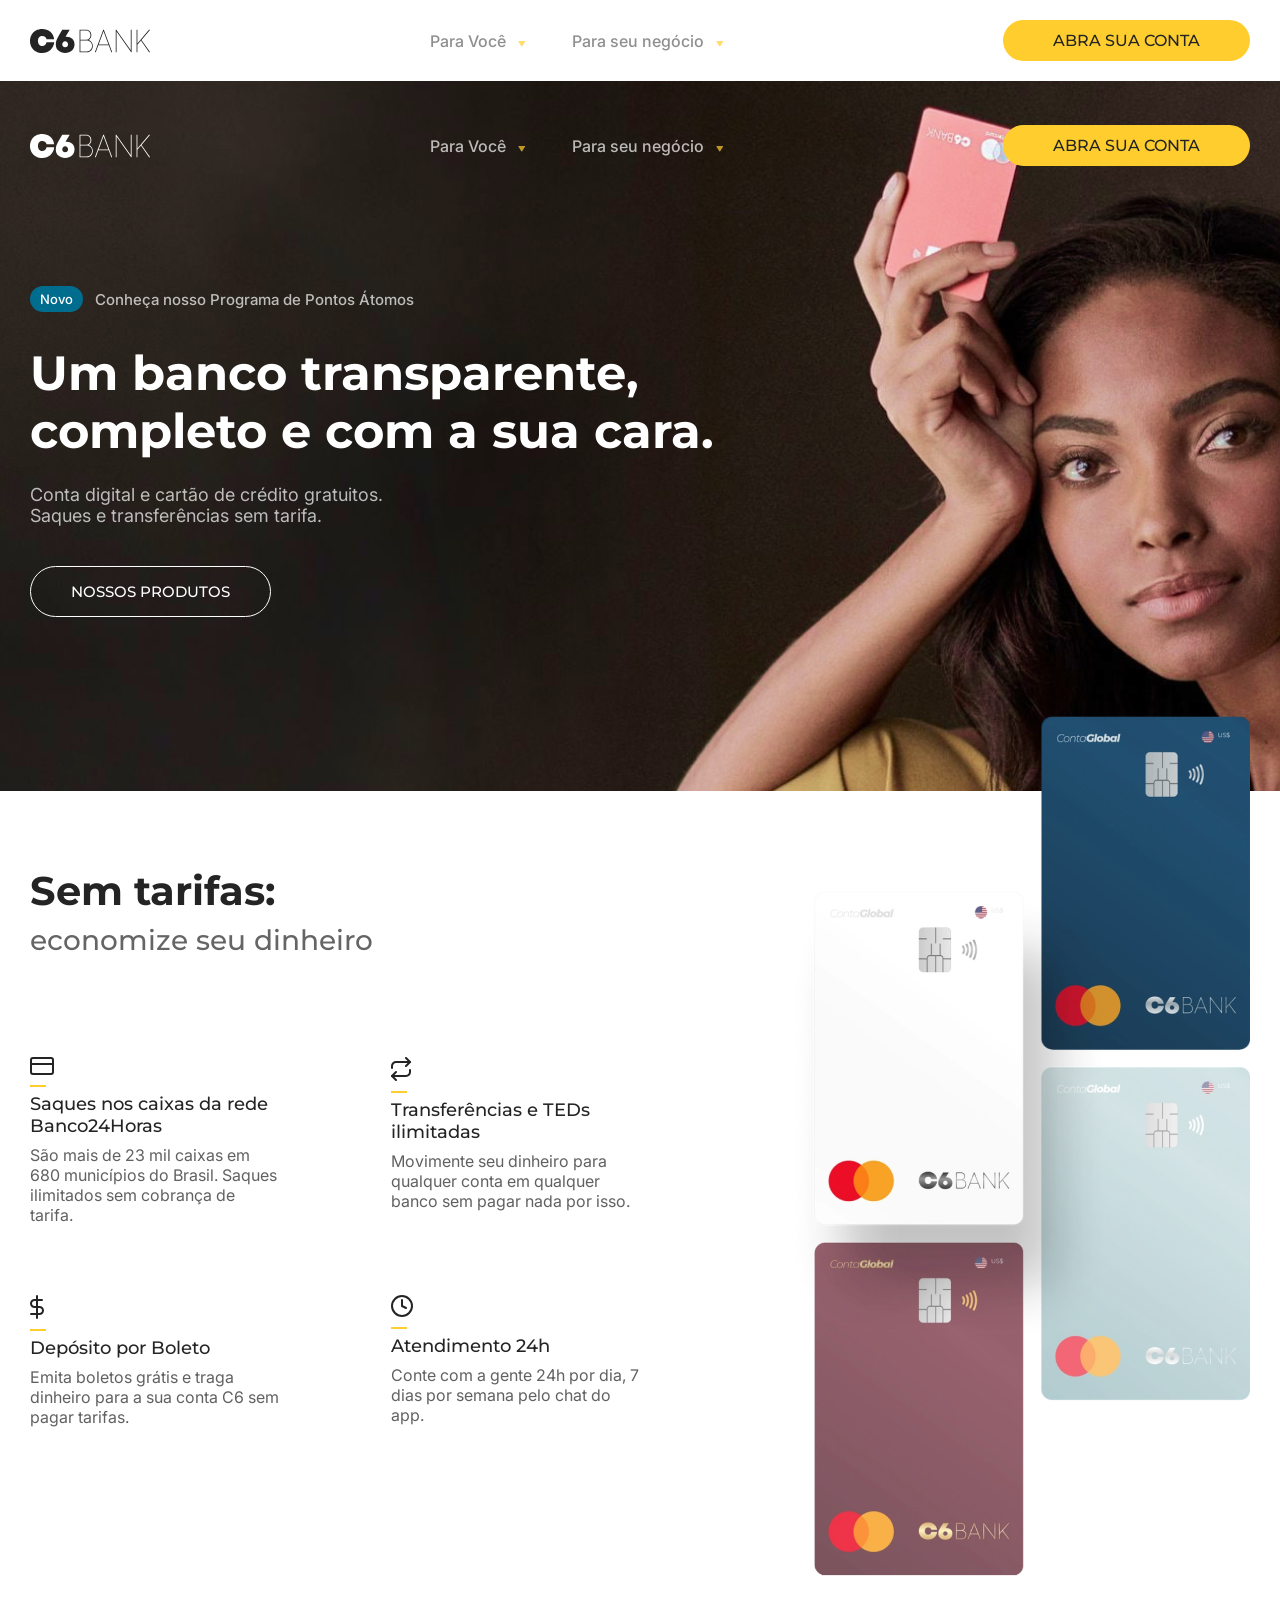
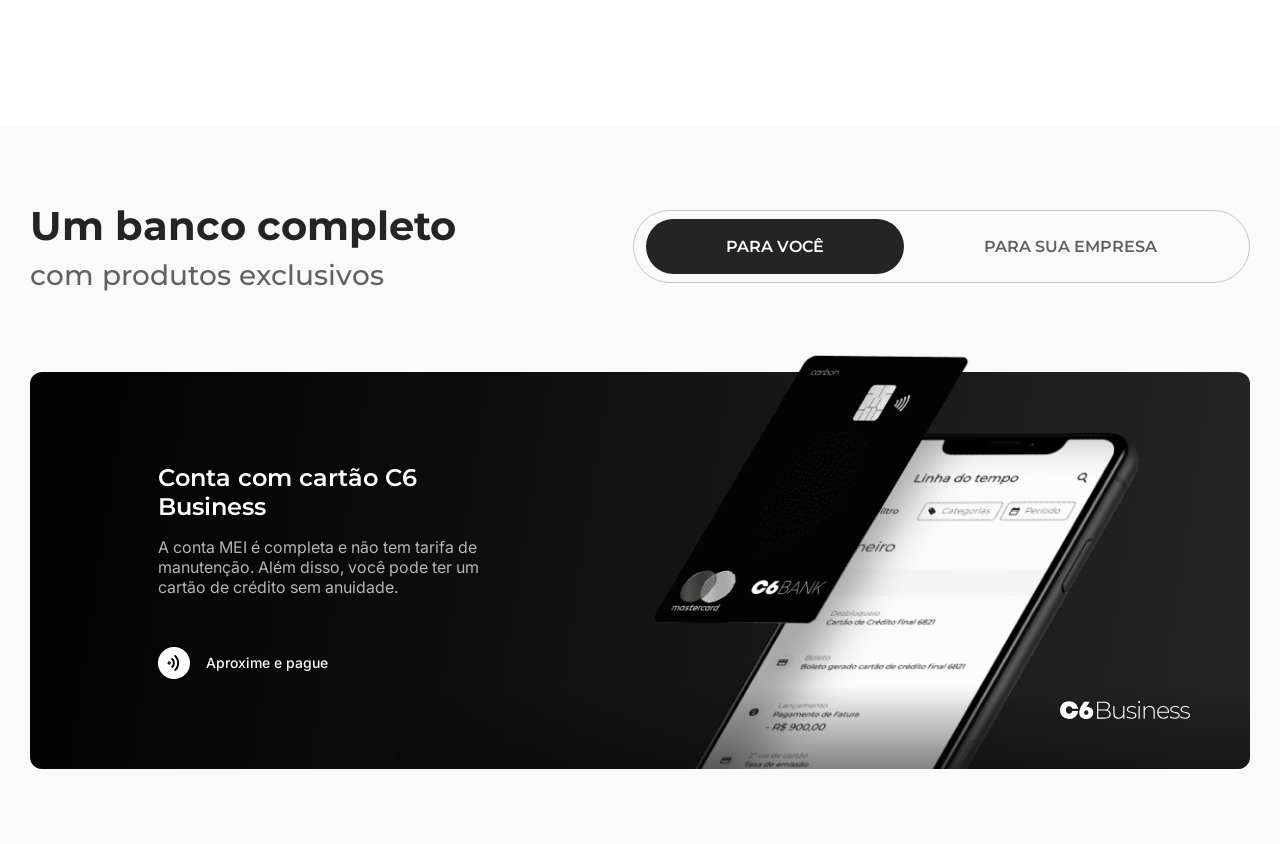
<file: C6 Remake I HTML CSS JS/index.html>
<!DOCTYPE html>
<html>

<head>
  <meta charset="UTF-8" />
  <meta name="viewport" content="width=device-width, initial-scale=1.0" />
  <link rel="preconnect" href="https://fonts.googleapis.com" />
  <link rel="preconnect" href="https://fonts.gstatic.com" crossorigin />
  <link href="https://fonts.googleapis.com/css2?family=Inter:wght@100;200;300;400;500;600;700;800;900&display=swap" rel="stylesheet" />
  <link href="https://fonts.googleapis.com/css2?family=Space+Grotesk:wght@100;200;300;400;500;600;700;800&display=swap" rel="stylesheet" />
  <link href="https://fonts.googleapis.com/css2?family=Montserrat:wght@100;200;300;400;500;600;700;800&display=swap" rel="stylesheet" />
  <link rel="stylesheet" href="./css/style.css" />
  <script type="module" defer src="./script/script.js"></script>
  <title>C6 Bank</title>
</head>

<body>
  <header id="header">
    <img src="./img/svg/Vector-1.svg" width="120" alt="C6BANK-logo" class="header-logo" />
    <ul class="header-nav">
      <li><a href="#" class="nav-item">Para Você</a></li>
      <li><a href="#" class="nav-item">Para seu negócio</a></li>
    </ul>
    <a href="#" class="header-sign">Abra sua Conta</a>
  </header>
  <main id="main">
    <nav id="nav">
      <img src="./img/svg/Vector.svg" width="120" alt="C6BANK-logo" class="header-logo" />
      <ul class="header-nav">
        <li><a href="#" class="nav-item">Para Você</a></li>
        <li><a href="#" class="nav-item">Para seu negócio</a></li>
      </ul>
      <a href="#" class="header-sign">Abra sua Conta</a>
    </nav>
    <section id="sect-main">
      <div id="main-top">
        <span class="mainTop-spn">Novo</span>
        <p class="mainTop-p">Conheça nosso Programa de Pontos Átomos</p>
      </div>
      <h1 class="main-h1">Um banco transparente, completo e com a sua cara.</h1>
      <h3 class="main-h3">
        Conta digital e cartão de crédito gratuitos. Saques e transferências sem tarifa.
      </h3>
      <a href="#" class="main-a">Nossos Produtos</a>
    </section>
  </main>
  <section id="sect-tarifas">
    <div id="tarifas-info">
      <h1 class="tarifas-h1">Sem tarifas:</h1>
      <h2 class="tarifas-h2">economize seu dinheiro</h2>
      <ul id="tarifas-list">
        <li class="tarifas-item">
          <img src="./img/icon/card-icon.svg" class="tarifas-icon" />
          <div class="yellow-line"></div>
          <h3 class="tarifas-h3">Saques nos caixas da rede Banco24Horas</h3>
          <p class="tarifas-p">
            São mais de 23 mil caixas em 680 municípios do Brasil. Saques ilimitados sem cobrança
            de tarifa.
          </p>
        </li>
        <li class="tarifas-item">
          <img src="./img/icon/transfer-icon.svg" class="tarifas-icon" />
          <div class="yellow-line"></div>
          <h3 class="tarifas-h3">Transferências e TEDs ilimitadas</h3>
          <p class="tarifas-p">
            Movimente seu dinheiro para qualquer conta em qualquer banco sem pagar nada por isso.
          </p>
        </li>
        <li class="tarifas-item">
          <img src="./img/icon/money-icon.svg" class="tarifas-icon" />
          <div class="yellow-line"></div>
          <h3 class="tarifas-h3">Depósito por Boleto</h3>
          <p class="tarifas-p">
            Emita boletos grátis e traga dinheiro para a sua conta C6 sem pagar tarifas.
          </p>
        </li>
        <li class="tarifas-item">
          <img src="./img/icon/clock-icon.svg" class="tarifas-icon" />
          <div class="yellow-line"></div>
          <h3 class="tarifas-h3">Atendimento 24h</h3>
          <p class="tarifas-p">
            Conte com a gente 24h por dia, 7 dias por semana pelo chat do app.
          </p>
        </li>
      </ul>
    </div>
    <img src="./img/png/cards-png.png" class="tarifas-img" />
  </section>
  <section id="sect-banco-wrapper">
    <section id="sect-banco">
      <div id="banco-top">
        <div class="banco-info">
          <h1 class="banco-h1">Um banco completo</h1>
          <h2 class="banco-h2">com produtos exclusivos</h2>
        </div>
        <div class="banco-switch">
          <a href="#" class="banco-a active">Para Você</a>
          <a href="#" class="banco-a">Para Sua Empresa</a>
        </div>
      </div>
      <div id="banco-bottom">
        <div class="banco-bottomLeft">
          <h3 class="banco-h3">Conta com cartão C6 Business</h3>
          <p class="banco-p">
            A conta MEI é completa e não tem tarifa de manutenção. Além disso, você pode ter um
            cartão de crédito sem anuidade.
          </p>
          <span class="banco-spn"><img src="./img/icon/connection-icon.png" /> Aproxime e pague</span>
        </div>
        <div class="banco-bottomRight">
          <img src="./img/png/card-png.png" class="banco-card" />
          <img src="./img/svg/C6Business.svg" class="banco-logo" width="130" />
        </div>
      </div>
    </section>
  </section>
  <div class="responsivo-check">
    <span class="responsivo-check-span">Responsivo <strong>ON</strong></span>
  </div>
</body>

</html>
</file>
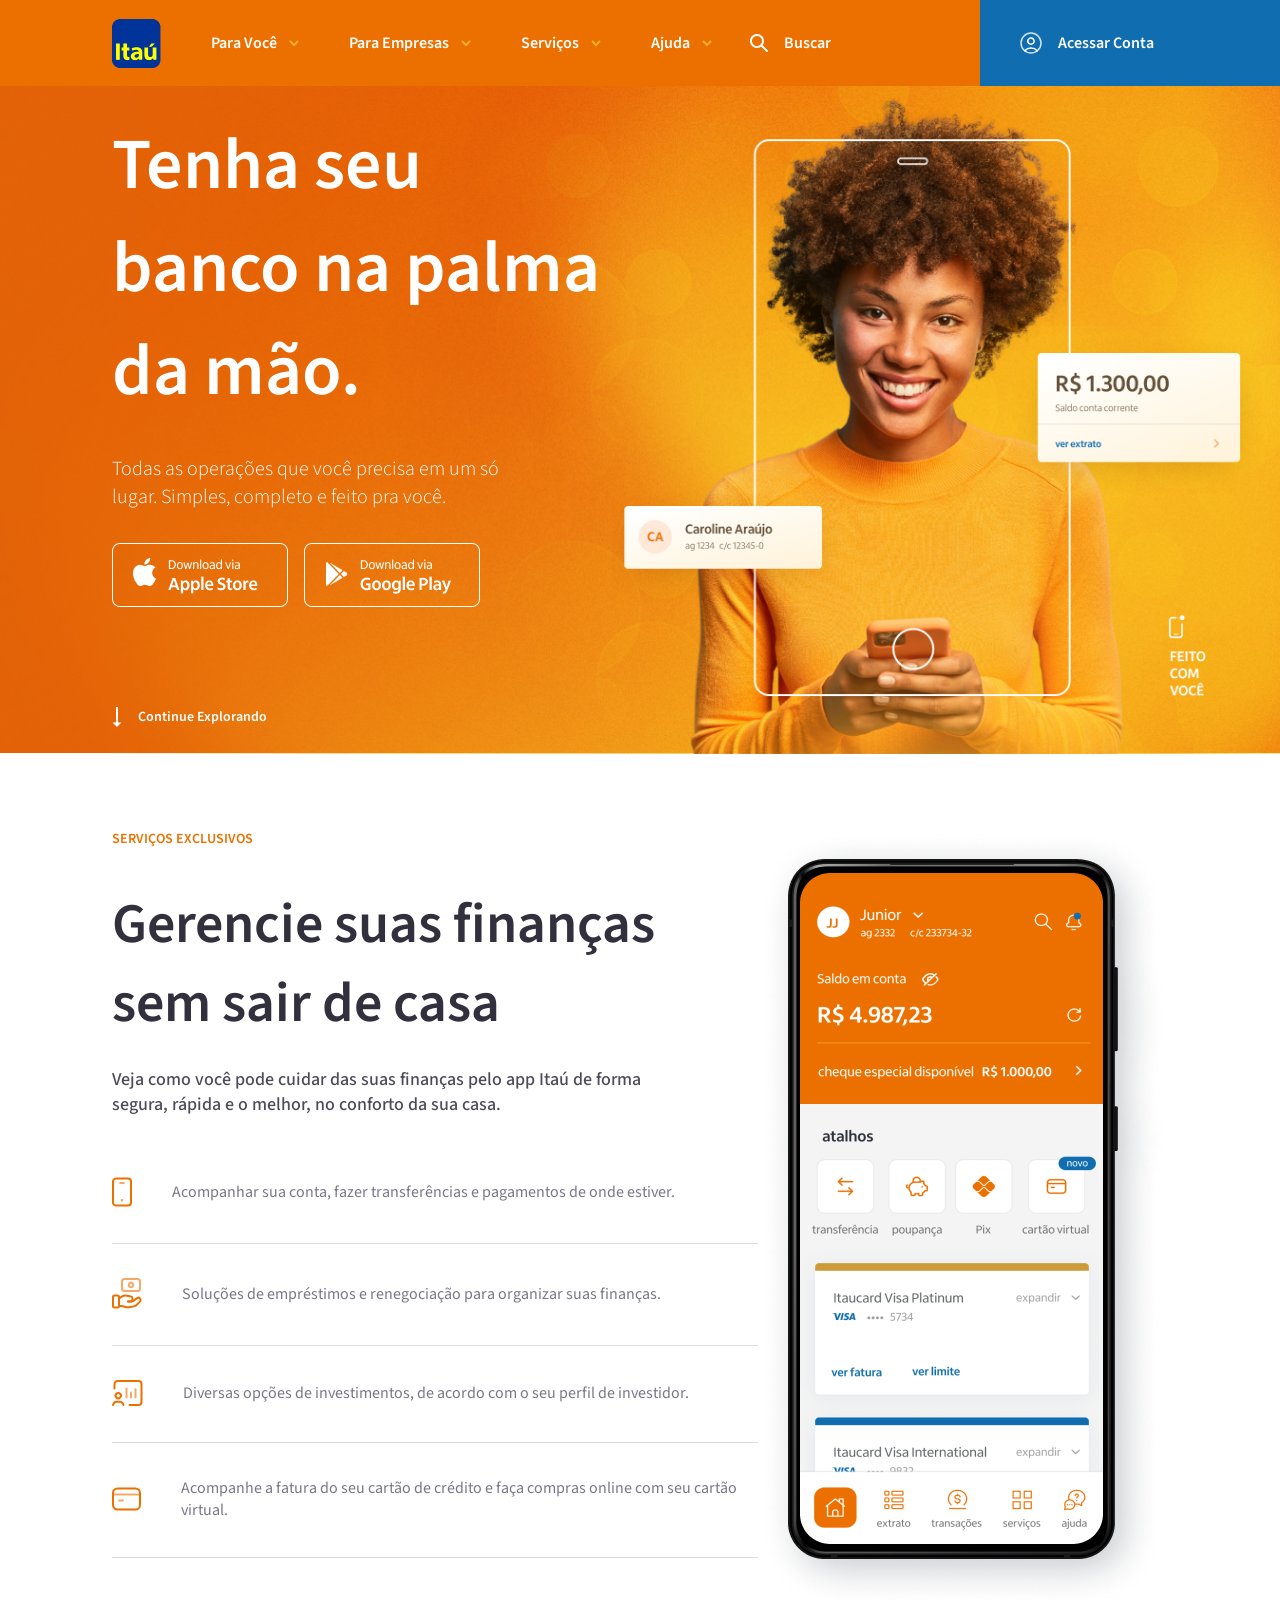
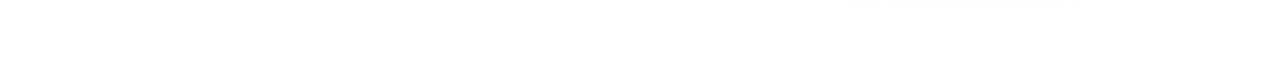
<file: Itau Remake I HTML CSS JS/index.html>
<!DOCTYPE html>
<html>

<head>
  <meta charset="UTF-8" />
  <meta name="viewport" content="width=device-width, initial-scale=1.0" />
  <link rel="preconnect" href="https://fonts.googleapis.com" />
  <link rel="preconnect" href="https://fonts.gstatic.com" crossorigin />
  <link href="https://fonts.googleapis.com/css2?family=Space+Grotesk:wght@100;200;300;400;500;600;700;800&display=swap" rel="stylesheet" />
  <link href="https://fonts.googleapis.com/css2?family=Source+Sans+Pro:wght@100;200;300;400;500;600;700;800&display=swap" rel="stylesheet" />
  <link rel="stylesheet" href="./css/style.css" />
  <script defer src="./script/script.js"></script>
  <title>Itaú</title>
</head>

<body>
  <header id="header">
    <nav id="header-nav">
      <ul id="nav-links">
        <li>
          <img src="./img/svg/itau-logo.svg" height="50" alt="itau-logo" class="nav-logo" />
        </li>
        <li>
          <a href="#" class="nav-item">Para Você <img src="./img/icon/dropdown-icon.svg" aria-hidden="true" /></a>
        </li>
        <li>
          <a href="#" class="nav-item">Para Empresas <img src="./img/icon/dropdown-icon.svg" aria-hidden="true" /></a>
        </li>
        <li>
          <a href="#" class="nav-item">Serviços <img src="./img/icon/dropdown-icon.svg" aria-hidden="true" /></a>
        </li>
        <li>
          <a href="#" class="nav-item">Ajuda <img src="./img/icon/dropdown-icon.svg" aria-hidden="true" /></a>
        </li>
      </ul>
      <form action="GET" id="nav-form">
        <div class="search-wrapper">
          <label for="Buscar"><img src="./img/icon/search-icon.svg" aria-hidden="true" /></label>
          <input type="text" name="Buscar" id="Buscar" placeholder="Buscar" />
        </div>
      </form>
    </nav>
    <a href="#" id="header-account"><img src="./img/icon/account-icon.svg" /> Acessar Conta</a>
  </header>
  <main id="main">
    <section id="sect-main">
      <div id="main-info">
        <h1 class="main-h1">Tenha seu banco na palma da mão.</h1>
        <p class="main-p">
          Todas as operações que você precisa em um só lugar. Simples, completo e feito pra você.
        </p>
        <div class="main-store">
          <a href="#" class="main-storeItem"><img src="./img/png/btn-apple-store.png" /></a>
          <a href="#" class="main-storeItem"><img src="./img/png/btn-google-play.png" /></a>
        </div>
        <a href="#" class="main-scroll"><img src="./img/icon/arrowdown-icon.svg" />Continue Explorando</a>
      </div>
      <img src="./img/png/woman-bg.png" alt="itau-mulher" class="main-img" />
    </section>
  </main>
  <section id="s-servicos">
    <div class="servicos-info">
      <span class="servicos-spn">Serviços Exclusivos</span>
      <h1 class="servicos-h1">Gerencie suas finanças sem sair de casa</h1>
      <p class="servicos-p">
        Veja como você pode cuidar das suas finanças pelo app Itaú de forma segura, rápida e o
        melhor, no conforto da sua casa.
      </p>
      <ul id="servicos-list">
        <li class="servicos-item">
          <img src="./img/icon/phone-icon.svg" />
          Acompanhar sua conta, fazer transferências e pagamentos de onde estiver.
        </li>
        <li class="servicos-item">
          <img src="./img/icon/hand-icon.svg" />
          Soluções de empréstimos e renegociação para organizar suas finanças.
        </li>
        <li class="servicos-item">
          <img src="./img/icon/peoplepaper-icon.svg" />
          Diversas opções de investimentos, de acordo com o seu perfil de investidor.
        </li>
        <li class="servicos-item">
          <img src="./img/icon/card-icon.svg" />
          Acompanhe a fatura do seu cartão de crédito e faça compras online com seu cartão
          virtual.
        </li>
      </ul>
    </div>
    <img class="servicos-img" src="./img/png/Samsung Galaxy S21 Ultra.png" />
  </section>
  <div class="responsivo-check">
    <span class="responsivo-check-span">Responsivo <strong>OFF</strong></span>
  </div>
</body>

</html>
</file>
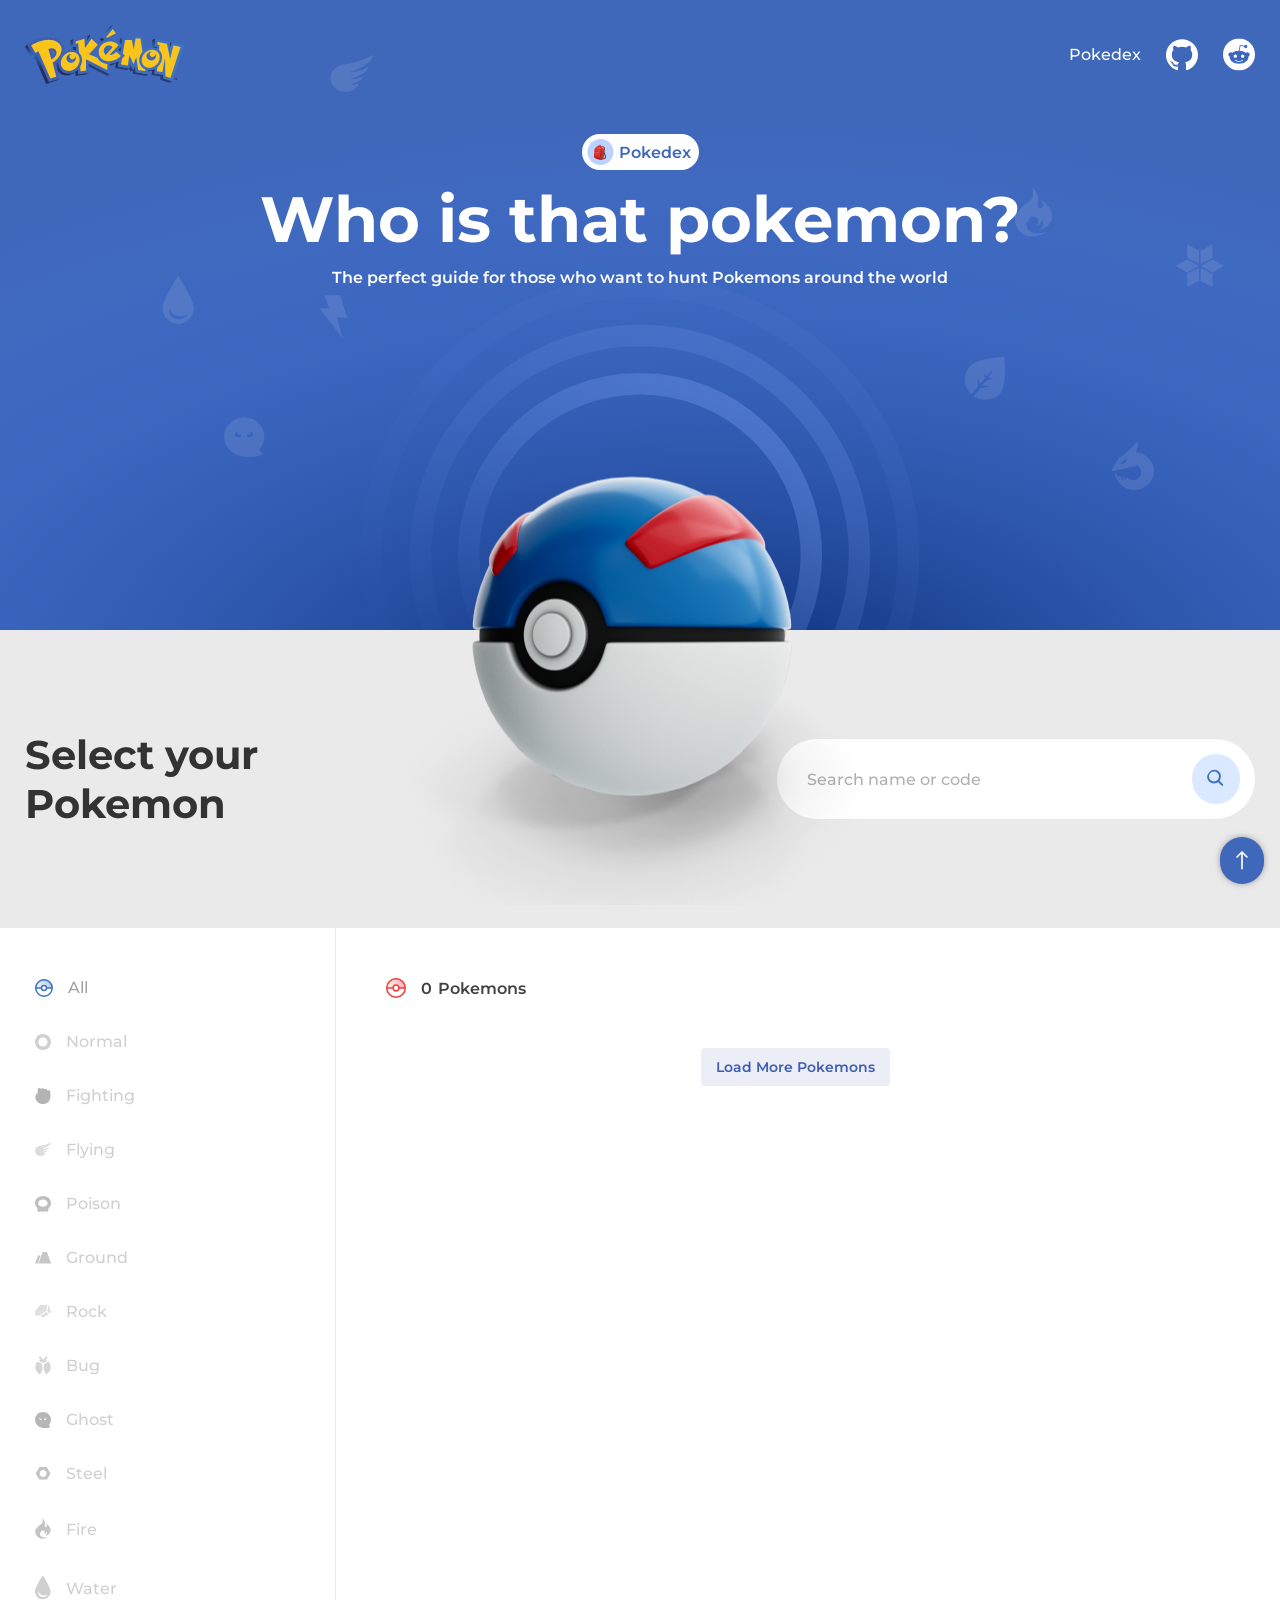
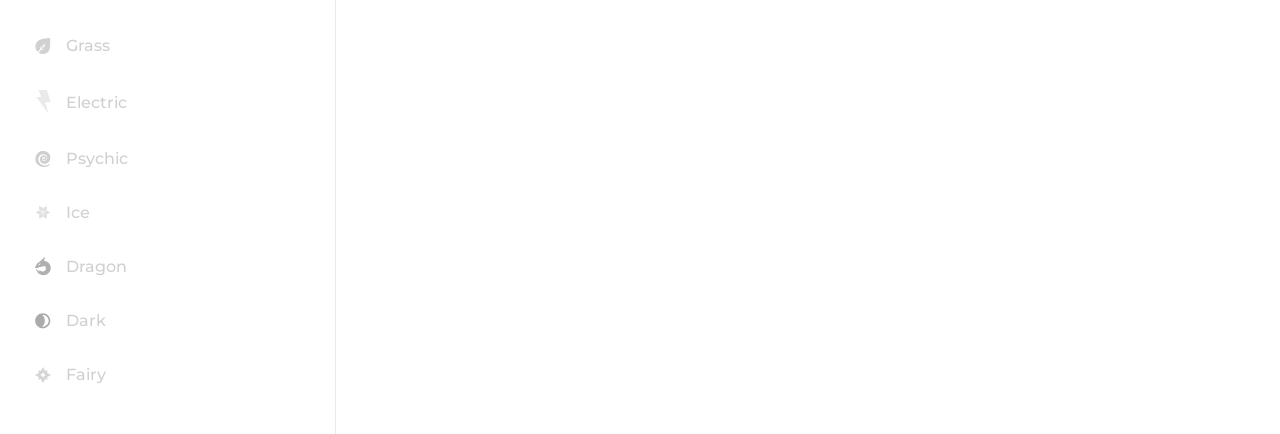
<file: Pokemon API I JS/index.html>
<!DOCTYPE html>
<html>

<head>
  <meta charset="UTF-8">
  <meta name="viewport" content="width=device-width, initial-scale=1.0">
  <link rel="preconnect" href="https://fonts.googleapis.com">
  <link rel="preconnect" href="https://fonts.gstatic.com" crossorigin>
  <link href="https://fonts.googleapis.com/css2?family=Montserrat:wght@100;200;300;400;500;600;700;800;900&display=swap" rel="stylesheet">
  <link href="https://fonts.googleapis.com/css2?family=Space+Grotesk:wght@100;200;300;400;500;600;700;800;900&display=swap" rel="stylesheet">
  <link rel="shortcut icon" href="./img/favicon/pokemon-icon-file-4.jpg" type="image/x-icon">
  <link rel="stylesheet" href="./css/style.css">
  <script type="module" defer src="./script/script.js"></script>
  <title>Pokemon API I JS</title>
</head>

<body>

  <main id="main">
    <header id="header">
      <img src="./img/svg/logo-pokemon.svg" alt="pokemon-logo" class="header-logo">
      <nav id="header-nav">
        <a data-pokedex="pokedex" href="#" class="header-nav-link">Pokedex</a>
        <a href="https://github.com/reinaldorm" target="_blank" class="header-nav-link"><img src="./img/icon/icon-github.svg" alt="github"></a>
        <a href="https://www.reddit.com/user/ImindR" target="_blank" class="header-nav-link"><img src="./img/icon/icon-reddit.svg" alt="reddit"></a>
      </nav>
    </header>
    <section id="s-main">
      <section id="s-main-info">
        <span class="s-main-span"><img src="./img/icon/icon-bag.png"> Pokedex</span>
        <h1 class="s-main-h1">Who is that pokemon?</h1>
        <h2 class="s-main-h2">The perfect guide for those who want to hunt Pokemons around the world</h2>
      </section>
      <section id="s-main-img"><img src="./img/png/main-pokeball-blue.png" alt=""></section>
    </section>
  </main>

  <section id="s-filter">
    <section id="s-filter-info">
      <h1 class="s-filter-info-h1">Select your Pokemon</h1>
      <div action="" id="s-filter-info-form">
        <input data-search="search" type="textarea" name="s-filter-info-search" placeholder="Search name or code" id="s-filter-info-search">
        <img data-search="search" src="./img/icon/icon-search.svg" class="s-filter-info-btn">
      </div>
    </section>
  </section>

  <section id="s-pokemon">

    <ul id="s-pokemon-menu">
      <li data-type="all" class="s-pokemon-menu-link on"><a href="#"><img src="./img/icon/icon-all.svg" class="s-pokemon-menu-icon"> All</a></li>
      <li data-type="1" class="s-pokemon-menu-link"><a href="#"><img src="./img/icon/icon-normal.svg" class="s-pokemon-menu-icon"> Normal</a></li>
      <li data-type="2" class="s-pokemon-menu-link"><a href="#"><img src="./img/icon/icon-fighting.svg" class="s-pokemon-menu-icon"> Fighting</a></li>
      <li data-type="3" class="s-pokemon-menu-link"><a href="#"><img src="./img/icon/icon-flying.svg" class="s-pokemon-menu-icon"> Flying</a></li>
      <li data-type="4" class="s-pokemon-menu-link"><a href="#"><img src="./img/icon/icon-poison.svg" class="s-pokemon-menu-icon"> Poison</a></li>
      <li data-type="5" class="s-pokemon-menu-link"><a href="#"><img src="./img/icon/icon-ground.svg" class="s-pokemon-menu-icon"> Ground</a></li>
      <li data-type="6" class="s-pokemon-menu-link"><a href="#"><img src="./img/icon/icon-rock.svg" class="s-pokemon-menu-icon"> Rock</a></li>
      <li data-type="7" class="s-pokemon-menu-link"><a href="#"><img src="./img/icon/icon-bug.svg" class="s-pokemon-menu-icon"> Bug</a></li>
      <li data-type="8" class="s-pokemon-menu-link"><a href="#"><img src="./img/icon/icon-ghost.svg" class="s-pokemon-menu-icon"> Ghost</a></li>
      <li data-type="9" class="s-pokemon-menu-link"><a href="#"><img src="./img/icon/icon-steel.svg" class="s-pokemon-menu-icon"> Steel</a></li>
      <li data-type="10" class="s-pokemon-menu-link"><a href="#"><img src="./img/icon/icon-fire.svg" class="s-pokemon-menu-icon"> Fire</a></li>
      <li data-type="11" class="s-pokemon-menu-link"><a href="#"><img src="./img/icon/icon-water.svg" class="s-pokemon-menu-icon"> Water</a></li>
      <li data-type="12" class="s-pokemon-menu-link"><a href="#"><img src="./img/icon/icon-grass.svg" class="s-pokemon-menu-icon"> Grass</a></li>
      <li data-type="13" class="s-pokemon-menu-link"><a href="#"><img src="./img/icon/icon-electric.svg" class="s-pokemon-menu-icon"> Electric</a></li>
      <li data-type="14" class="s-pokemon-menu-link"><a href="#"><img src="./img/icon/icon-psychic.svg" class="s-pokemon-menu-icon"> Psychic</a></li>
      <li data-type="15" class="s-pokemon-menu-link"><a href="#"><img src="./img/icon/icon-ice.svg" class="s-pokemon-menu-icon"> Ice</a></li>
      <li data-type="16" class="s-pokemon-menu-link"><a href="#"><img src="./img/icon/icon-dragon.svg" class="s-pokemon-menu-icon"> Dragon</a></li>
      <li data-type="17" class="s-pokemon-menu-link"><a href="#"><img src="./img/icon/icon-dark.svg" class="s-pokemon-menu-icon"> Dark</a></li>
      <li data-type="18" class="s-pokemon-menu-link"><a href="#"><img src="./img/icon/icon-fairy.svg" class="s-pokemon-menu-icon"> Fairy</a></li>
    </ul>

    <section id="s-pokemon-info">

      <div data-mobile="menu" id="s-pokemon-mobile">
        <div id="s-pokemon-mobile-open">
          <span class="s-pokemon-mobile-open-span">Show: <strong class="open-span-type">All</strong></span>
          <img src="./img/icon/icon-drop.svg">
        </div>
        <ul id="s-pokemon-menu-mobile">
          <li data-type="all" class="s-pokemon-menu-mobile-link on"><a><img src="./img/icon/icon-all.svg" class="s-pokemon-menu-mobile-icon"> All</a></li>
          <li data-type="1" class="s-pokemon-menu-mobile-link"><a><img src="./img/icon/icon-normal.svg" class="s-pokemon-menu-mobile-icon"> Normal</a></li>
          <li data-type="2" class="s-pokemon-menu-mobile-link"><a><img src="./img/icon/icon-fighting.svg" class="s-pokemon-menu-mobile-icon"> Fighting</a></li>
          <li data-type="3" class="s-pokemon-menu-mobile-link"><a><img src="./img/icon/icon-flying.svg" class="s-pokemon-menu-mobile-icon"> Flying</a></li>
          <li data-type="4" class="s-pokemon-menu-mobile-link"><a><img src="./img/icon/icon-poison.svg" class="s-pokemon-menu-mobile-icon"> Poison</a></li>
          <li data-type="5" class="s-pokemon-menu-mobile-link"><a><img src="./img/icon/icon-ground.svg" class="s-pokemon-menu-mobile-icon"> Ground</a></li>
          <li data-type="6" class="s-pokemon-menu-mobile-link"><a><img src="./img/icon/icon-rock.svg" class="s-pokemon-menu-mobile-icon"> Rock</a></li>
          <li data-type="7" class="s-pokemon-menu-mobile-link"><a><img src="./img/icon/icon-bug.svg" class="s-pokemon-menu-mobile-icon"> Bug</a></li>
          <li data-type="8" class="s-pokemon-menu-mobile-link"><a><img src="./img/icon/icon-ghost.svg" class="s-pokemon-menu-mobile-icon"> Ghost</a></li>
          <li data-type="9" class="s-pokemon-menu-mobile-link"><a><img src="./img/icon/icon-steel.svg" class="s-pokemon-menu-mobile-icon"> Steel</a></li>
          <li data-type="10" class="s-pokemon-menu-mobile-link"><a><img src="./img/icon/icon-fire.svg" class="s-pokemon-menu-mobile-icon"> Fire</a></li>
          <li data-type="11" class="s-pokemon-menu-mobile-link"><a><img src="./img/icon/icon-water.svg" class="s-pokemon-menu-mobile-icon"> Water</a></li>
          <li data-type="12" class="s-pokemon-menu-mobile-link"><a><img src="./img/icon/icon-grass.svg" class="s-pokemon-menu-mobile-icon"> Grass</a></li>
          <li data-type="13" class="s-pokemon-menu-mobile-link"><a><img src="./img/icon/icon-electric.svg" class="s-pokemon-menu-mobile-icon"> Electric</a></li>
          <li data-type="14" class="s-pokemon-menu-mobile-link"><a><img src="./img/icon/icon-psychic.svg" class="s-pokemon-menu-mobile-icon"> Psychic</a></li>
          <li data-type="15" class="s-pokemon-menu-mobile-link"><a><img src="./img/icon/icon-ice.svg" class="s-pokemon-menu-mobile-icon"> Ice</a></li>
          <li data-type="16" class="s-pokemon-menu-mobile-link"><a><img src="./img/icon/icon-dragon.svg" class="s-pokemon-menu-mobile-icon"> Dragon</a></li>
          <li data-type="17" class="s-pokemon-menu-mobile-link"><a><img src="./img/icon/icon-dark.svg" class="s-pokemon-menu-mobile-icon"> Dark</a></li>
          <li data-type="18" class="s-pokemon-menu-mobile-link"><a><img src="./img/icon/icon-fairy.svg" class="s-pokemon-menu-mobile-icon"> Fairy</a></li>
        </ul>
      </div>

      <h1 class="s-pokemon-info-h1"><img src="./img/icon/icon-pokeball.svg"> <span data-count="count" class="pokemon-count">0</span>Pokemons</h1>

      <ul data-pokemon="pokemon" id="s-pokemon-list">
      </ul>

      <button data-show="show" class="s-pokemon-show">
        Load More Pokemons
      </button>

    </section>

  </section>

  <section data-modal="modal" id="s-modal">
    <div class="s-modal-exit" data-exit="modal"><img src="./img/icon/icon-exit.svg" alt="exit-modal"></div>
    <section id="s-modal-art">
      <img data-art="art" src="./img/Bulbasaur.svg" class="s-modal-art-img">
    </section>
    <section id="s-modal-attributes">
      <div id="s-modal-attributes-heading">
        <div id="s-modal-attributes-head">
          <h1 data-name="name" class="s-modal-attributes-heading-h1"></h1>
          <span data-id="id" class="s-modal-attributes-heading-span"></span>
        </div>
        <ul data-types="types" id="s-modal-attributes-heading-types">
        </ul>
      </div>
      <ul id="s-modal-attributes-infos">
        <li class="s-modal-attributes-info">
          <span class="s-modal-attributes-info-head">Height</span>
          <span data-attrib="Height" class="s-modal-attributes-info-desc"></span>
        </li>
        <li class="s-modal-attributes-info">
          <span class="s-modal-attributes-info-head">Weight</span>
          <span data-attrib="Weight" class="s-modal-attributes-info-desc"></span>
        </li>
        <li class="s-modal-attributes-info">
          <span class="s-modal-attributes-info-head">Abilities</span>
          <span data-attrib="Abilities" class="s-modal-attributes-info-desc"></span>
        </li>
      </ul>
      <div id="s-modal-attributes-weaknesses">
        <h1 class="s-modal-attributes-weaknesses-h1">Weaknesses</h1>
        <ul data-weakness="weaknesses" id="s-modal-attributes-weaknesses-types">
        </ul>
      </div>
      <div id="s-modal-attributes-stats">
        <h2 class="s-modal-attributes-stats">Stats</h2>
        <ul id="s-modal-attributes-stats-list">
          <li class="s-modal-attributes-stats-list-item">
            <span class="stats-name">HP</span>
            <div class="stats-meter-cont">
              <div class="stats-meter" data-stats="meter"></div>
            </div>
          </li>
          <li class="s-modal-attributes-stats-list-item">
            <span class="stats-name">Attack</span>
            <div class="stats-meter-cont">
              <div class="stats-meter" data-stats="meter"></div>
            </div>
          </li>
          <li class="s-modal-attributes-stats-list-item">
            <span class="stats-name">Defense</span>
            <div class="stats-meter-cont">
              <div class="stats-meter" data-stats="meter"></div>
            </div>
          </li>
          <li class="s-modal-attributes-stats-list-item">
            <span class="stats-name">Sp. attack</span>
            <div class="stats-meter-cont">
              <div class="stats-meter" data-stats="meter"></div>
            </div>
          </li>
          <li class="s-modal-attributes-stats-list-item">
            <span class="stats-name">Sp. defense</span>
            <div class="stats-meter-cont">
              <div class="stats-meter" data-stats="meter"></div>
            </div>
          </li>
          <li class="s-modal-attributes-stats-list-item">
            <span class="stats-name">Speed</span>
            <div class="stats-meter-cont">
              <div class="stats-meter" data-stats="meter"></div>
            </div>
          </li>
          <li class="s-modal-attributes-stats-list-sep">
            <span class="separator"></span>
            <span class="separator"></span>
            <span class="separator"></span>
            <span class="separator"></span>
            <span class="separator"></span>
            <span class="separator"></span>
          </li>
        </ul>
      </div>
    </section>
  </section>

  <div data-scroll="start" class="go-up">
    <img src="./img/icon/icon-up.svg" alt="scroll-to-beginning">
  </div>

</body>

</html>
</file>
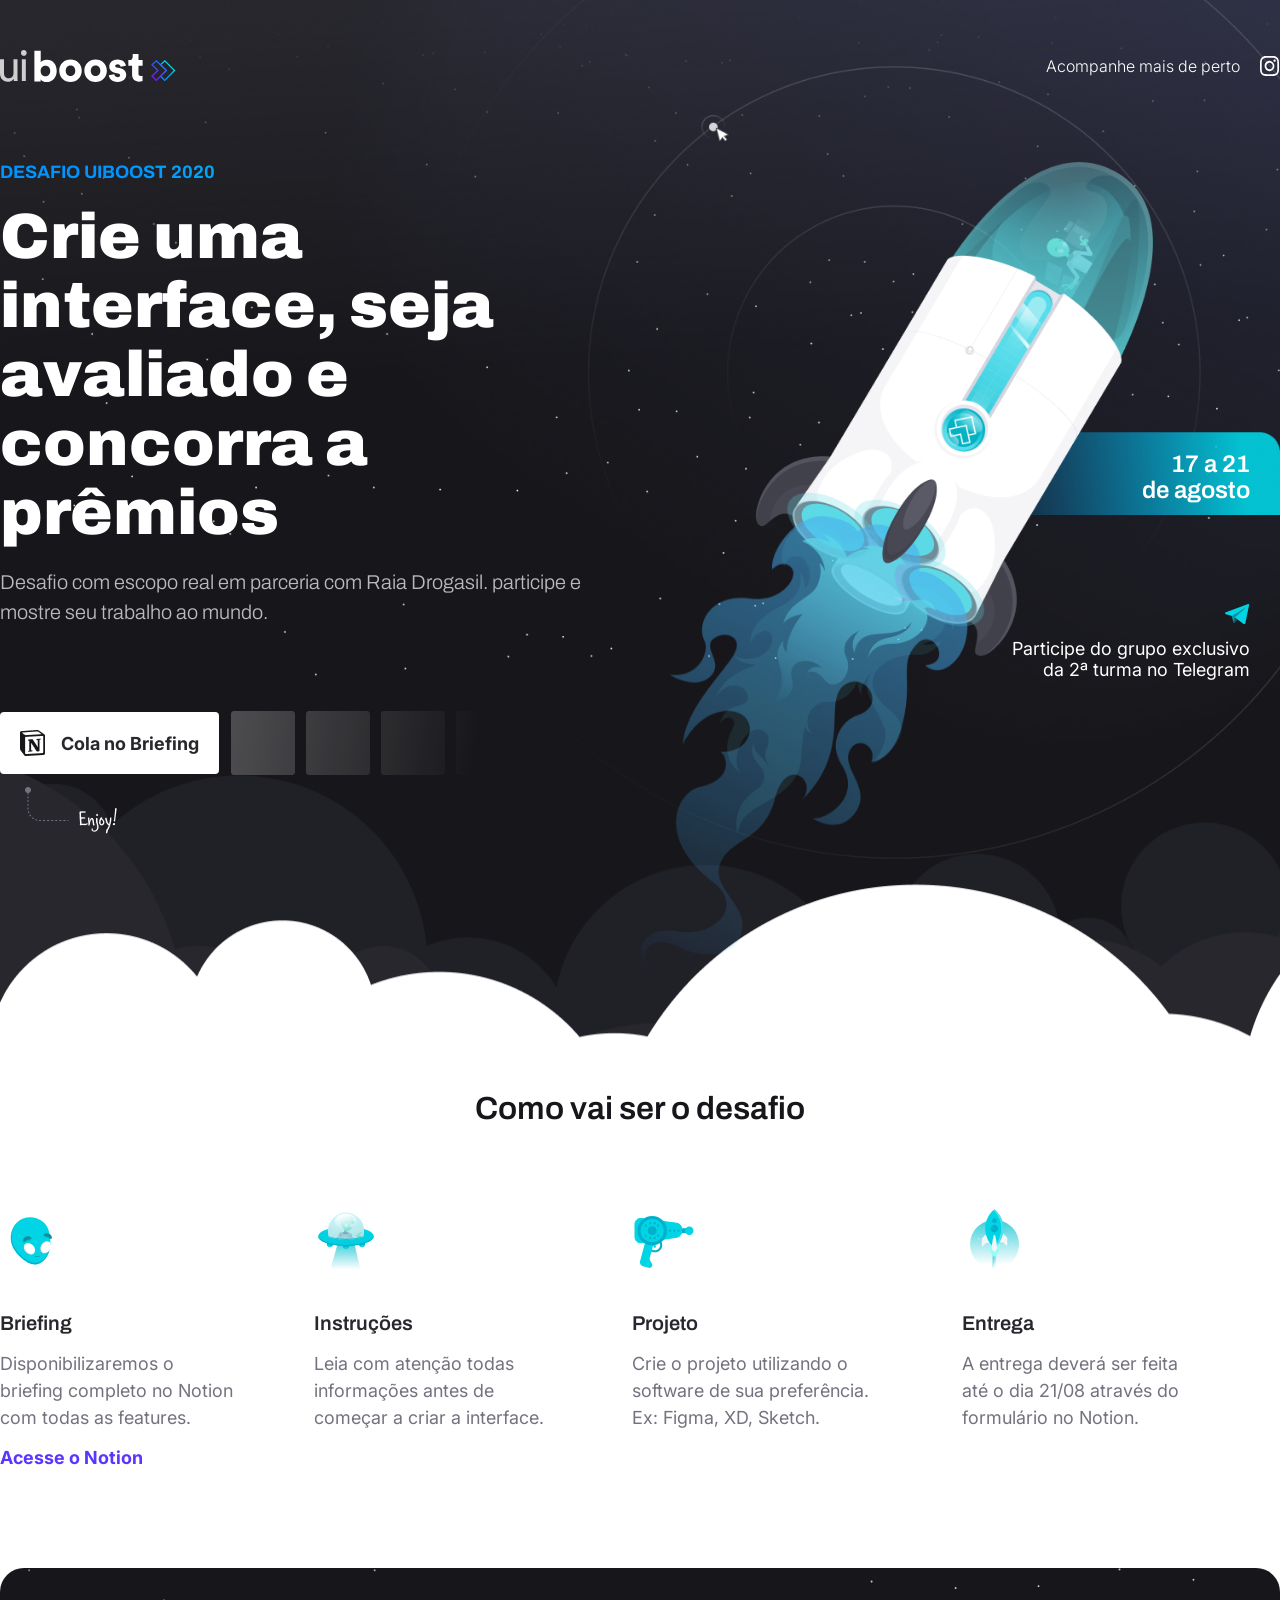
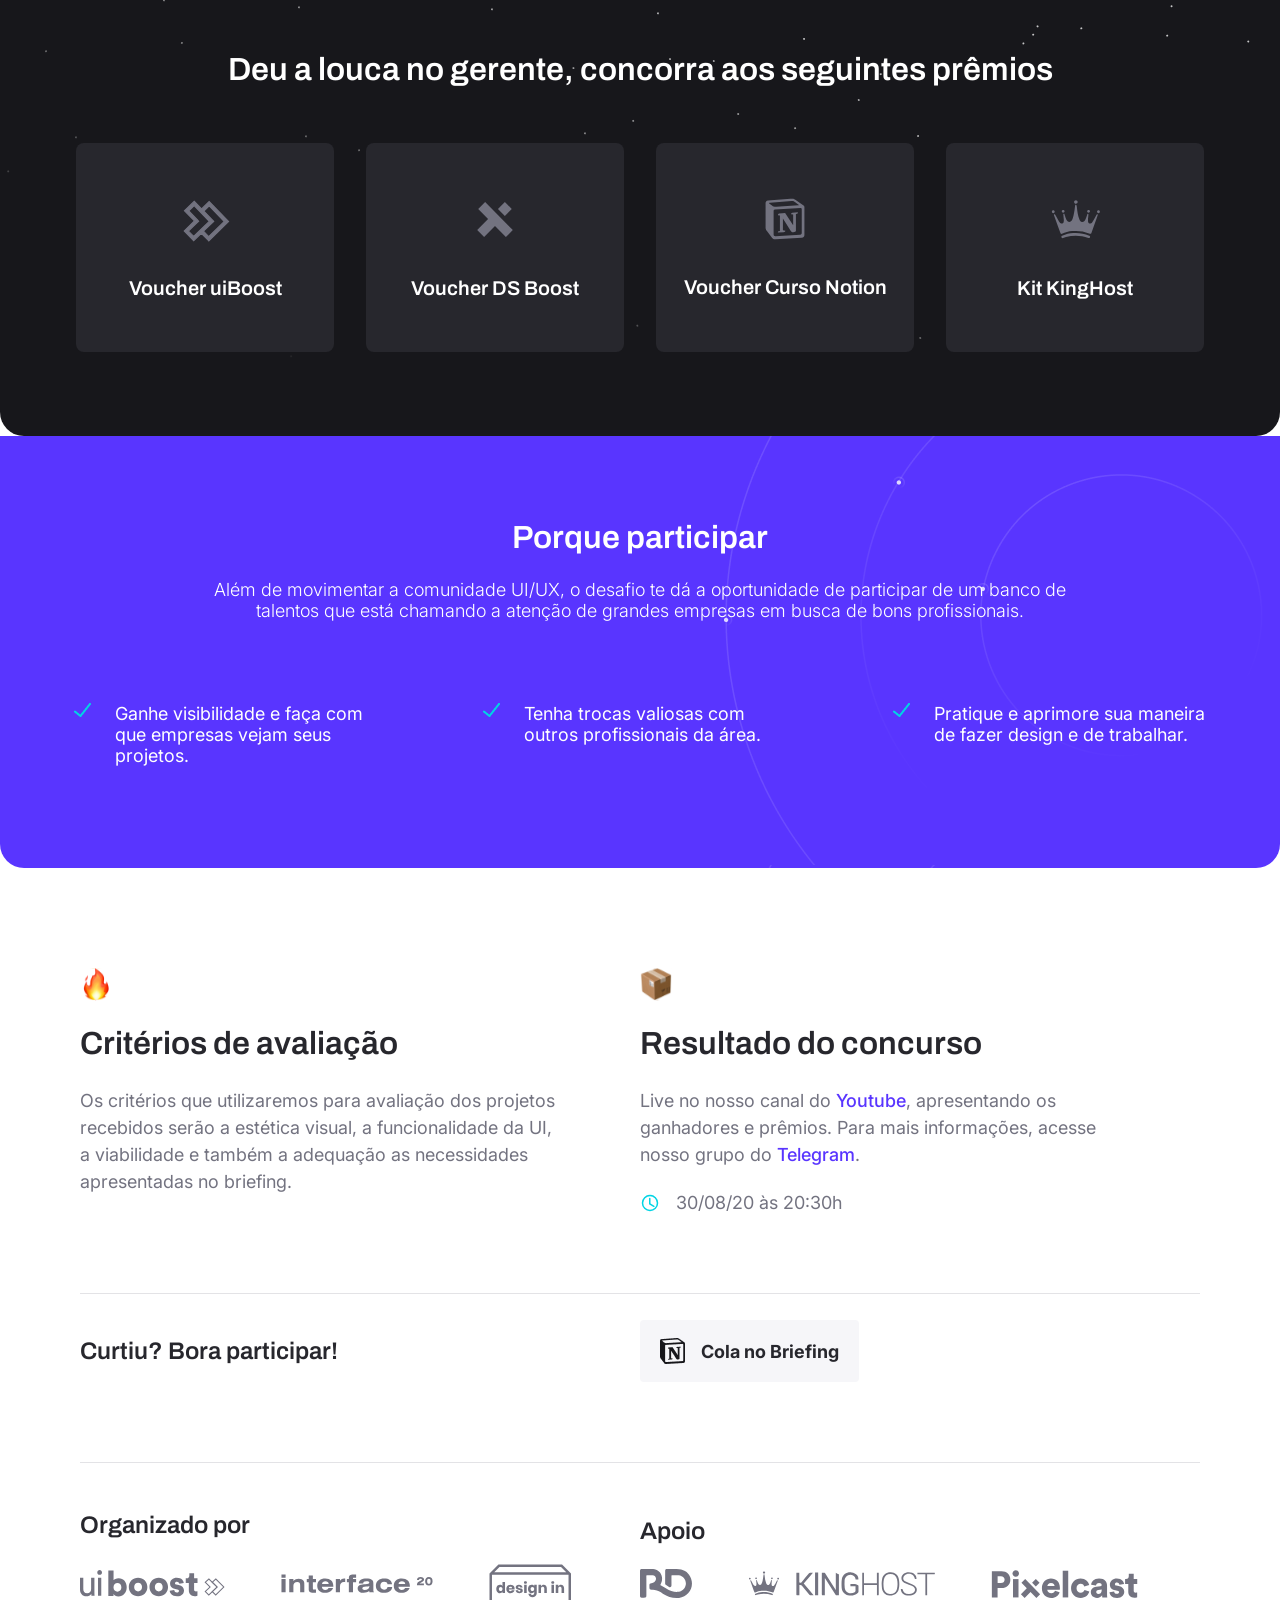
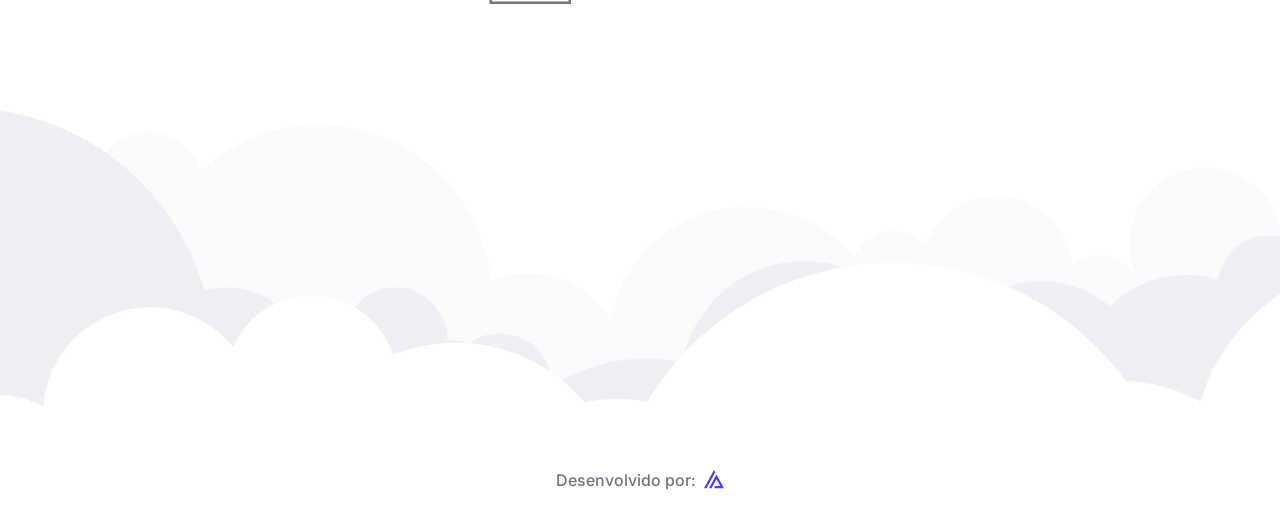
<file: uiBoost I HTML CSS JS/index.html>
<!DOCTYPE html>
<html>

<head>
  <meta charset="UTF-8" />
  <meta name="viewport" content="width=device-width, initial-scale=1.0" />
  <link rel="preconnect" href="https://fonts.googleapis.com" />
  <link rel="preconnect" href="https://fonts.gstatic.com" crossorigin />
  <link href="https://fonts.googleapis.com/css2?family=Archivo:wght@100;200;300;400;500;600;700;800;900&display=swap" rel="stylesheet" />
  <link href="https://fonts.googleapis.com/css2?family=Inter:wght@100;200;300;400;500;600;700;800;900&display=swap" rel="stylesheet" />
  <link href="https://fonts.googleapis.com/css2?family=Space+Grotesk:wght@100;200;300;400;500;600;700;800&display=swap" rel="stylesheet" />
  <link rel="stylesheet" href="./css/style.css" />
  <script>
    document.documentElement.className += ' js'; 
  </script>
  <script type="module" defer src="./script/script.js"></script>
  <title>uiBoost</title>
</head>

<body>
  <main id="main">
    <header id="header">
      <img height="32" src="./img/svg/logo-uiboost-header.svg" alt="uiBoost-logo" class="header-logo" />
      <a href="#" class="header-link">
        <span class="link">Acompanhe mais de perto</span> <img width="20" src="./img/icon/instagram-icon.svg">
      </a>
    </header>
    <section id="sect-main">
      <section id="sect-info">
        <span class="main-spn">Desafio uiBoost 2020</span>
        <h1 class="main-h1">Crie uma interface, seja avaliado e concorra a prêmios</h1>
        <p class="main-p">
          Desafio com escopo real em parceria com Raia Drogasil.
          participe e mostre seu trabalho ao mundo.
        </p>
        <div id="main-briefing">
          <p class="briefing-p">
            <img src="./img/png/nbox-icon.png"> Cola no Briefing
          </p>
          <img class="cta-effect" src="./img/png/cta-effect.png">
        </div>
      </section>
      <div id="sect-illust">
        <img class="main-foguete" src="./img/png/foguete.png">
        <img class="main-foguete-mobile" src="./img/png/foguete.svg">
        <p class="fogueteDate-p">
          17 a 21 de agosto
        </p>
        <div data-scroll="fogueteTelegram" class="fogueteTelegram">
          <img src="./img/svg/telegram-icon.svg" class="fogueteTelegram-icon">
          <p class="fogueteTelegram-p">Participe do grupo exclusivo da 2ª turma no Telegram</p>
        </div>
      </div>
    </section>
  </main>
  <section id="s-desafio">
    <h1 class="desafio-h1">Como vai ser o desafio</h1>
    <ul id="desafio-list">
      <li data-scroll="scroll" class="desafio-item">
        <img src="./img/svg/icon-sany.svg" class="desafio-icon">
        <h2 class="desafio-h2">Briefing</h2>
        <p class="desafio-p">Disponibilizaremos o briefing completo no Notion com todas as features.</p>
        <a href="#" class="desafio-notion">Acesse o Notion</a>
      </li>
      <li data-scroll="scroll" class="desafio-item">
        <img src="./img/svg/icon-abduzido.svg" class="desafio-icon">
        <h2 class="desafio-h2">Instruções</h2>
        <p class="desafio-p">Leia com atenção todas informações antes de começar a criar a interface.</p>
      </li>
      <li data-scroll="scroll" class="desafio-item">
        <img src="./img/svg/icon-pistol.svg" class="desafio-icon">
        <h2 class="desafio-h2">Projeto</h2>
        <p class="desafio-p">Crie o projeto utilizando o software de sua preferência. Ex: Figma, XD, Sketch.</p>
      </li>
      <li data-scroll="scroll" class="desafio-item">
        <img src="./img/svg/icon-rocket.svg" class="desafio-icon">
        <h2 class="desafio-h2">Entrega</h2>
        <p class="desafio-p">A entrega deverá ser feita até o dia 21/08 através do formulário no Notion.</p>
      </li>
    </ul>
  </section>
  <section id="s-premios">
    <section id="s-premiosTop">
      <h1 class="premiosTop-h1">Deu a louca no gerente, concorra aos seguintes prêmios</h1>
      <ul id="premiosTop-list">
        <li class="premiosTop-item">
          <img src="./img/svg/icon-uiboost.svg">
          <p class="premiosTop-p">Voucher uiBoost</p>
        </li>
        <li class="premiosTop-item">
          <img src="./img/svg/icon-pixecalst.svg">
          <p class="premiosTop-p">Voucher DS Boost</p>
        </li>
        <li class="premiosTop-item">
          <img src="./img/svg/icon-notion.svg">
          <p class="premiosTop-p">Voucher Curso Notion</p>
        </li>
        <li class="premiosTop-item">
          <img src="./img/svg/icon-kinghost.svg">
          <p class="premiosTop-p">Kit KingHost</p>
        </li>
      </ul>
    </section>
    <section id="s-premiosBottom">
      <h2 class="premiosBottom-h2">Porque participar</h2>
      <p class="premiosBottom-p">
        Além de movimentar a comunidade UI/UX, o desafio te dá a oportunidade de participar de um banco de talentos que está chamando a atenção de grandes empresas em busca de bons profissionais.
      </p>
      <ul id="premiosBottom-list">
        <li class="premiosBottom-item">
          <img src="./img/icon/check-icon.png">
          <p class="premiosBottom-p2">Ganhe visibilidade e faça com que empresas vejam seus projetos.</p>
        </li>
        <li class="premiosBottom-item">
          <img src="./img/icon/check-icon.png">
          <p class="premiosBottom-p2">Tenha trocas valiosas com outros profissionais da área.</p>
        </li>
        <li class="premiosBottom-item">
          <img src="./img/icon/check-icon.png">
          <p class="premiosBottom-p2">Pratique e aprimore sua maneira de fazer design e de trabalhar.</p>
        </li>
      </ul>
    </section>
  </section>
  <section id="s-concurso">
    <ul class="concurso-list">
      <li class="concurso-item">
        <img src="./img/png/fire-icon.svg" class="concurso-icon">
        <h2 class="concurso-h2">Critérios de avaliação</h2>
        <p class="concurso-p">
          Os critérios que utilizaremos para avaliação dos projetos recebidos serão a estética visual, a funcionalidade da UI, a viabilidade e também a adequação as necessidades apresentadas no briefing.
        </p>
      </li>
      <li class="concurso-item">
        <img src="./img/png/box-icon.svg" class="concurso-icon">
        <h2 class="concurso-h2">Resultado do concurso</h2>
        <p class="concurso-p">
          Live no nosso canal do <span class="concurso-link">Youtube</span>, apresentando os ganhadores e prêmios. Para mais informações, acesse nosso grupo do <span class="concurso-link">Telegram</span>.
        </p>
        <span class="concurso-spn"><img src="./img/svg/clock-icon.svg">30/08/20 às 20:30h</span>
      </li>
    </ul>
    <ul class="concurso-list">
      <li class="concurso-item">
        <h3 class="concurso-h3">Curtiu? Bora participar!</h3>
      </li>
      <li class="concurso-item">
        <p class="concursoBriefing-p">
          <img src="./img/png/nbox-icon.png"> Cola no Briefing
        </p>
      </li>
    </ul>
    <ul class="concurso-list">
      <li class="concurso-item">
        <h3 class="concurso-h3">Organizado por</h3>
        <ul class="concurso-brands">
          <li><img src="./img/svg/logo-uiboost.svg"></li>
          <li><img src="./img/svg/logo-interface20.svg"></li>
          <li><img src="./img/svg/logo-designin.svg"></li>
        </ul>
      </li>
      <li class="concurso-item">
        <h3 class="concurso-h3">Apoio</h3>
        <ul class="concurso-brands">
          <li><img src="./img/svg/logo-rd.svg"></li>
          <li><img src="./img/svg/logo-kinghost.svg"></li>
          <li><img src="./img/svg/logo-pixelcast.svg"></li>
        </ul>
      </li>
    </ul>
  </section>
  <footer id="footer">
    <p class="footer-p">Desenvolvido por: <img src="./img/svg/logo-insany.svg"></p>
  </footer>
  <div class="responsivo-check">
    <span class="responsivo-check-span">Responsivo <strong>ON</strong></span>
  </div>
</body>

</html>
</file>
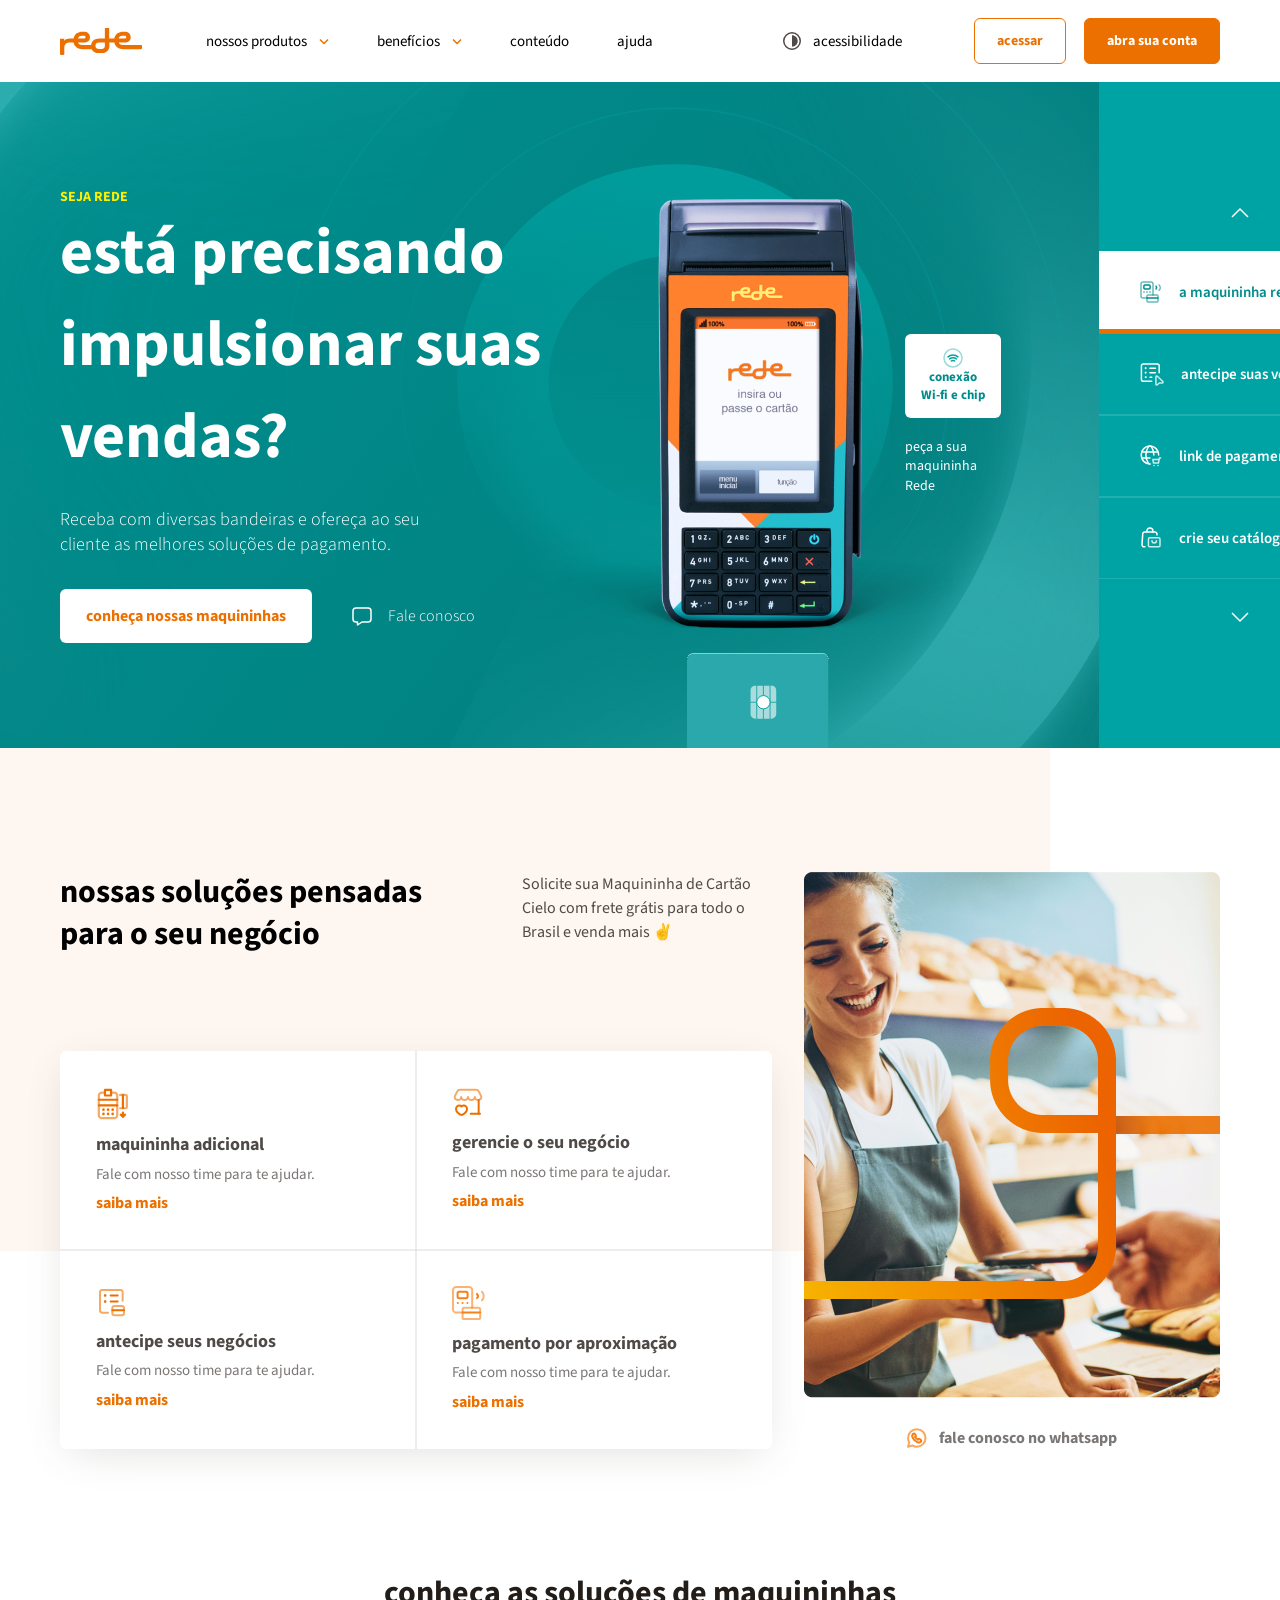
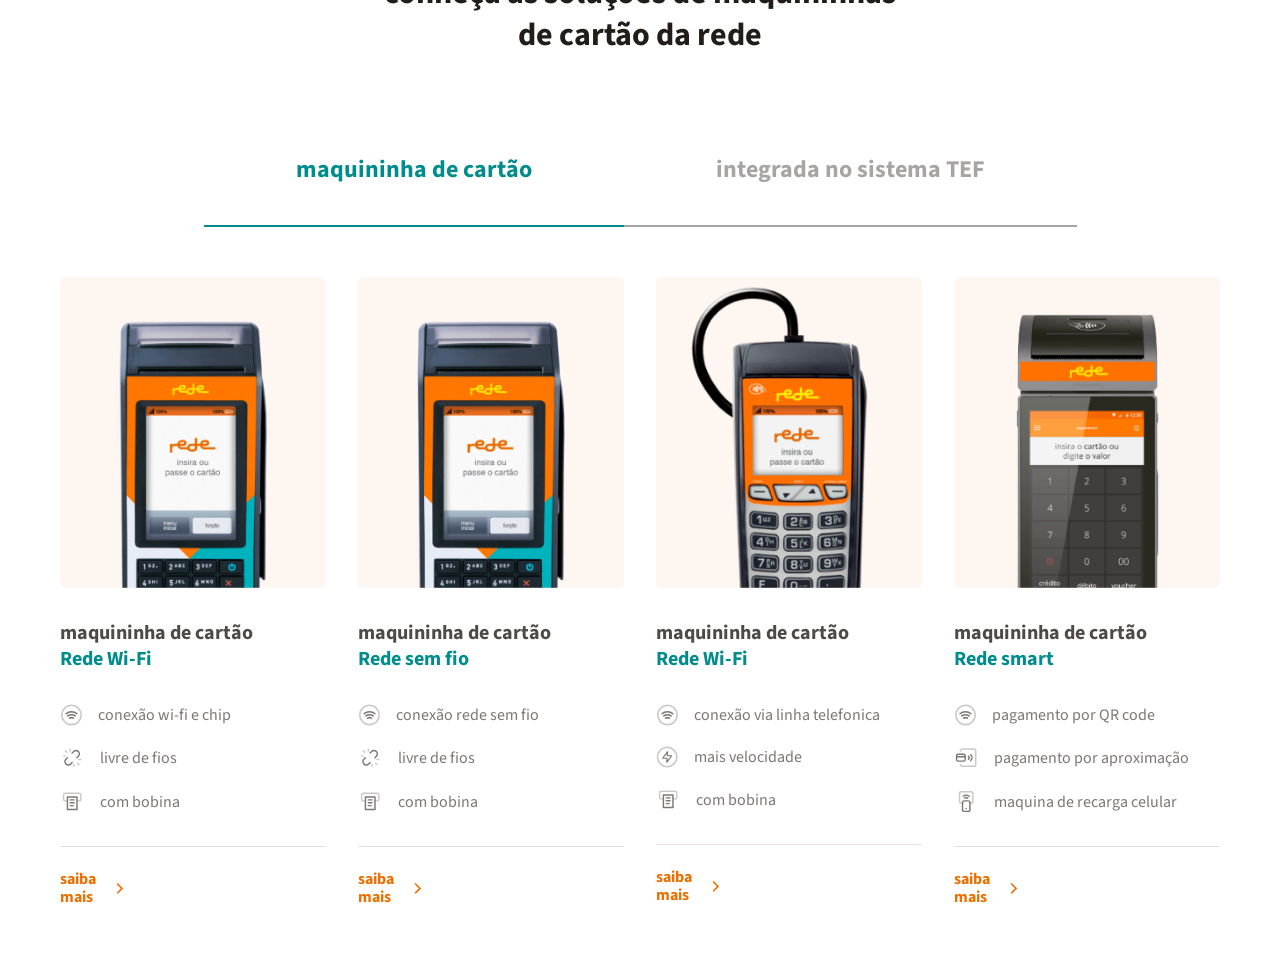
<file: Use Rede Remake I HTML CSS JS/index.html>
<!DOCTYPE html>
<html>

<head>
  <meta charset="UTF-8" />
  <meta name="viewport" content="width=device-width, initial-scale=1.0" />
  <link rel="preconnect" href="https://fonts.googleapis.com" />
  <link rel="preconnect" href="https://fonts.gstatic.com" crossorigin />
  <link href="https://fonts.googleapis.com/css2?family=Source+Sans+Pro:wght@200;300;400;600;700;900&display=swap" rel="stylesheet">
  <link href="https://fonts.googleapis.com/css2?family=Space+Grotesk:wght@100;200;300;400;500;600;700;800&display=swap" rel="stylesheet" />
  <link rel="stylesheet" href="./css/style.css" />
  <script type="module" defer src="./script/script.js"></script>
  <script>
    document.documentElement.className += ' js'; 
  </script>
  <title>Use Rede</title>
</head>

<body>
  <header id="header">
    <nav id="header-nav">
      <img src="./img/svg/rede-logo.svg" alt="rede-logo" class="header-logo">
      <a href="#" class="nav-link">nossos produtos <img src="./img/svg/dropdown-menu.svg" aria-hidden="true"></a>
      <a href="#" class="nav-link">benefícios <img src="./img/svg/dropdown-menu.svg" aria-hidden="true"></a>
      <a href="#" class="nav-link">conteúdo</a>
      <a href="#" class="nav-link">ajuda</a>
    </nav>
    <ul id="header-extra">
      <li class="extra-item"><a href="#"><img src="./img/icon/acessibilidade-icon.svg" alt="acessibilidade">acessibilidade</a></li>
      <li class="extra-item"><a href="#">acessar</a></li>
      <li class="extra-item"><a href="#">abra sua conta</a></li>
    </ul>
  </header>
  <main id="main">
    <section id="s-main">
      <section id="s-main-info">
        <spn class="s-main-info-spn">SEJA REDE</spn>
        <h1 class="s-main-info-h1">está precisando impulsionar suas vendas?</h1>
        <p class="s-main-info-p">Receba com diversas bandeiras e ofereça ao seu cliente as melhores soluções de pagamento.</p>
        <ul id="s-main-info-link">
          <li class="s-main-info-link-item"><a href="#">conheça nossas maquininhas</a></li>
          <li class="s-main-info-link-item"><a href="#"><img src="./img/icon/fale-conosco-icon.svg" aria-hidden="true"> Fale conosco</a></li>
        </ul>
      </section>
      <section id="s-main-machine">
        <img src="./img/png/maquina-1.png" alt="maquininha-rede" class="s-main-machine-img">
        <img src="./img/svg/card-chip.svg" class="s-main-machine-card">
        <ul id="s-main-machine-info">
          <li class="s-main-machine-info-item">
            <img src="./img/icon/wifi-icon.svg">
            <span>conexão</br>Wi-fi e chip</span>
          </li>
          <li class="s-main-machine-info-item"><span>peça a sua maquininha Rede</span></li>
        </ul>
      </section>
      <section id="s-main-slider">
        <button class="s-main-slider-up"><img src="./img/icon/arrow-icon.svg"></button>
        <ul id="s-main-slider-menu">
          <li class="s-main-slider-item">
            <a href="#"><img class="s-main-slider-item-icon" src="./img/icon/maquina-icon.svg"> a maquininha rede</a>
            <div class="slider-progress"></div>
          </li>
          <li class="s-main-slider-item">
            <a href="#"><img class="s-main-slider-item-icon" src="./img/icon/paper-icon.svg"> antecipe suas vendas</a>
            <div class="slider-progress"></div>
          </li>
          <li class="s-main-slider-item">
            <a href="#"><img class="s-main-slider-item-icon" src="./img/icon/global-icon.svg"> link de pagamento</a>
            <div class="slider-progress"></div>
          </li>
          <li class="s-main-slider-item">
            <a href="#"><img class="s-main-slider-item-icon" src="./img/icon/catálogo-icon.svg"> crie seu catálogo virtual</a>
            <div class="slider-progress"></div>
          </li>
        </ul>
        <button class="s-main-slider-down"><img src="./img/icon/arrow-icon.svg"></button>
      </section>
    </section>
  </main>
  <section id="s-solucoes">
    <section id="s-solucoes-info">
      <section id="s-solucoes-info-heading">
        <h1 class="s-solucoes-info-heading-h1">
          nossas soluções pensadas para o seu negócio
        </h1>
        <p class="s-solucoes-info-heading-p">
          Solicite sua Maquininha de Cartão Cielo com frete grátis para todo o Brasil e venda mais ✌
        </p>
      </section>
      <ul id="s-solucoes-info-list">
        <li class="s-solucoes-info-item">
          <img src="./img/icon/maquininha-icon.svg" class="s-solucoes-info-icon">
          <h2 class="s-solucoes-info-h2">maquininha adicional</h2>
          <span class="s-solucoes-info-spn">Fale com nosso time para te ajudar.</span>
          <a href="#" class="s-solucoes-info-link">saiba mais</a>
        </li>
        <li class="s-solucoes-info-item">
          <img src="./img/icon/store-icon.svg" class="s-solucoes-info-icon">
          <h2 class="s-solucoes-info-h2">gerencie o seu negócio</h2>
          <span class="s-solucoes-info-spn">Fale com nosso time para te ajudar.</span>
          <a href="#" class="s-solucoes-info-link">saiba mais</a>
        </li>
        <li class="s-solucoes-info-item">
          <img src="./img/icon/negocios-icon.svg" class="s-solucoes-info-icon">
          <h2 class="s-solucoes-info-h2">antecipe seus negócios</h2>
          <span class="s-solucoes-info-spn">Fale com nosso time para te ajudar.</span>
          <a href="#" class="s-solucoes-info-link">saiba mais</a>
        </li>
        <li class="s-solucoes-info-item">
          <img src="./img/icon/aproximacao-icon.svg" class="s-solucoes-info-icon">
          <h2 class="s-solucoes-info-h2">pagamento por aproximação</h2>
          <span class="s-solucoes-info-spn">Fale com nosso time para te ajudar.</span>
          <a href="#" class="s-solucoes-info-link">saiba mais</a>
        </li>
      </ul>
    </section>
    <section id="s-solucoes-extra">
      <img src="./img/png/s-solucoes.png" class="s-solucoes-extra-img">
      <a class="s-solucoes-extra-link"><img src="./img/icon/whatsapp-icon.svg"> fale conosco no whatsapp</a>
    </section>
  </section>
  <section id="s-maquinas">
    <h1 class="s-maquinas-h1">conheça as soluções de maquininhas de cartão da rede</h1>
    <ul id="s-maquinas-secao">
      <li class="s-maquinas-secao-item active"><a href="">maquininha de cartão</a></li>
      <li class="s-maquinas-secao-item"><a href="">integrada no sistema TEF</a></li>
    </ul>
    <ul id="s-maquinas-list">
      <li class="s-maquinas-list-item">
        <img src="./img/png/s-maquininha-1.png" class="s-maquinas-list-img" alt="maquina-rede">
        <h2 class="s-maquinas-list-h2">maquininha de cartão</h2>
        <h3 class="s-maquinas-list-h3">Rede Wi-Fi</h3>
        <ul id="s-maquinas-list-info">
          <li class="s-maquinas-list-info-item">
            <img src="./img/icon/wifi-chip-icon.svg">
            <span class="s-maquinas-list-info-span">conexão wi-fi e chip</span>
          </li>
          <li class="s-maquinas-list-info-item">
            <img src="./img/icon/unlink-icon.svg">
            <span class="s-maquinas-list-info-span">livre de fios</span>
          </li>
          <li class="s-maquinas-list-info-item">
            <img src="./img/icon/nota-icon.svg">
            <span class="s-maquinas-list-info-span">com bobina</span>
          </li>
        </ul>
        <a href="#" class="s-maquinas-list-saiba">saiba<br>mais <img src="./img/icon/arrow-orange-icon.svg"></a>
      </li>
      <li class="s-maquinas-list-item">
        <img src="./img/png/s-maquininha-2.png" class="s-maquinas-list-img" alt="maquina-rede">
        <h2 class="s-maquinas-list-h2">maquininha de cartão</h2>
        <h3 class="s-maquinas-list-h3">Rede sem fio</h3>
        <ul id="s-maquinas-list-info">
          <li class="s-maquinas-list-info-item">
            <img src="./img/icon/wifi-chip-icon.svg">
            <span class="s-maquinas-list-info-span">conexão rede sem fio</span>
          </li>
          <li class="s-maquinas-list-info-item">
            <img src="./img/icon/unlink-icon.svg">
            <span class="s-maquinas-list-info-span">livre de fios</span>
          </li>
          <li class="s-maquinas-list-info-item">
            <img src="./img/icon/nota-icon.svg">
            <span class="s-maquinas-list-info-span">com bobina</span>
          </li>
        </ul>
        <a href="#" class="s-maquinas-list-saiba">saiba<br>mais <img src="./img/icon/arrow-orange-icon.svg"></a>
      </li>
      <li class="s-maquinas-list-item">
        <img src="./img/png/s-maquininha-3.png" class="s-maquinas-list-img" alt="maquina-rede">
        <h2 class="s-maquinas-list-h2">maquininha de cartão</h2>
        <h3 class="s-maquinas-list-h3">Rede Wi-Fi</h3>
        <ul id="s-maquinas-list-info">
          <li class="s-maquinas-list-info-item">
            <img src="./img/icon/wifi-chip-icon.svg">
            <span class="s-maquinas-list-info-span">conexão via linha telefonica</span>
          </li>
          <li class="s-maquinas-list-info-item">
            <img src="./img/icon/fast-icon.svg">
            <span class="s-maquinas-list-info-span">mais velocidade</span>
          </li>
          <li class="s-maquinas-list-info-item">
            <img src="./img/icon/nota-icon.svg">
            <span class="s-maquinas-list-info-span">com bobina</span>
          </li>
        </ul>
        <a href="#" class="s-maquinas-list-saiba">saiba<br>mais <img src="./img/icon/arrow-orange-icon.svg"></a>
      </li>
      <li class="s-maquinas-list-item">
        <img src="./img/png/s-maquininha-4.png" class="s-maquinas-list-img" alt="maquina-rede">
        <h2 class="s-maquinas-list-h2">maquininha de cartão</h2>
        <h3 class="s-maquinas-list-h3">Rede smart</h3>
        <ul id="s-maquinas-list-info">
          <li class="s-maquinas-list-info-item">
            <img src="./img/icon/wifi-chip-icon.svg">
            <span class="s-maquinas-list-info-span">pagamento por QR code</span>
          </li>
          <li class="s-maquinas-list-info-item">
            <img src="./img/icon/payment-icon.svg">
            <span class="s-maquinas-list-info-span">pagamento por aproximação</span>
          </li>
          <li class="s-maquinas-list-info-item">
            <img src="./img/icon/recharge-icon.svg">
            <span class="s-maquinas-list-info-span">maquina de recarga celular</span>
          </li>
        </ul>
        <a href="#" class="s-maquinas-list-saiba">saiba<br>mais <img src="./img/icon/arrow-orange-icon.svg"></a>
      </li>
    </ul>
  </section>
  <div class="responsivo-check">
    <span class="responsivo-check-span">Responsivo <strong>OFF</strong></span>
  </div>
</body>

</html>
</file>
<file: C6 Remake I HTML CSS JS/css/style.css>
@import url(./reset-styles.css);
@import url(./responsivo-check.css);

:root {
  --soraFont: "Sora";
  --interFont: "Inter";
  --montserratFont: "Montserrat";
  --space: "Space Grotesk";
}

/* Header */

#header {
  max-width: 1220px;
  padding: 1.25rem 0px;
  margin: 0 auto;
  background: #fff;
  display: flex;
  justify-content: space-between;
  align-items: center;
}

.header-nav {
  display: flex;
  gap: 46px;
}

.nav-item {
  font: 500 1rem var(--interFont);
  color: #616161;
  opacity: 0.7;
  display: flex;
  align-items: center;
  gap: 0.75rem;
}

.nav-item::after {
  content: url(../img/icon/dropdown-icon.svg);
  display: block;
}

.header-sign {
  padding: 11px 50px;
  background: #ffce2e;
  border-radius: 100px;
  font: 500 1rem var(--montserratFont);
  color: #242424;
  text-transform: uppercase;
}

/* Main */

#main {
  background: url(../img/png/woman-bg.png) no-repeat center -65px;
  padding: 1.5rem 0px;
}

#nav {
  max-width: 1220px;
  padding: 1.25rem 0px;
  margin: 0 auto;
  display: flex;
  justify-content: space-between;
  align-items: center;
}

#nav .header-nav .nav-item {
  color: #fff;
}

#sect-main {
  max-width: 1220px;
  margin: 0 auto;
}

#main-top {
  display: flex;
  gap: 0.75rem;
  align-items: center;
  margin-bottom: 2rem;
  margin-top: 100px;
}

.mainTop-spn {
  font: 500 0.8125rem var(--interFont);
  color: #fff;
  padding: 5px 0.625rem;
  border-radius: 7.5rem;
  background: #006d8f;
}

.mainTop-p {
  font: 500 15px var(--interFont);
  color: #fff;
  opacity: 0.7;
}

.main-h1 {
  font: 700 3rem var(--montserratFont);
  color: #fff;
  max-width: 740px;
  margin-bottom: 1.5rem;
}

.main-h3 {
  font: 400 1.125rem var(--interFont);
  color: #fff;
  opacity: 0.7;
  max-width: 365px;
  margin-bottom: 2.5rem;
}

.main-a {
  font: 500 15px var(--montserratFont);
  color: #fff;
  text-transform: uppercase;
  padding: 15px 2.5rem;
  border-radius: 100px;
  border: 1px solid #fff;
  display: inline-block;
  margin-bottom: 150px;
}

/* Section Tarifas */

#sect-tarifas {
  max-width: 1220px;
  margin: 0 auto;
  padding: 75px 0px 0px 0px;
  display: grid;
  grid: 1fr / 1.25fr 1fr;
  gap: 7.5rem;
}

#tarifas-info {
  flex: 1;
}

.tarifas-h1 {
  font: 700 2.5rem var(--montserratFont);
  color: #242424;
  margin-bottom: 0.5rem;
}

.tarifas-h2 {
  font: 500 1.75rem var(--montserratFont);
  color: #242424;
  opacity: 0.7;
  margin-bottom: 100px;
}

#tarifas-list {
  display: grid;
  grid: 1fr 1fr / 1fr 1fr;
  gap: 70px 110px;
}

.tarifas-icon {
  margin-bottom: 10px;
}

.yellow-line {
  width: 1rem;
  height: 2px;
  background: #ffce2e;
  margin-bottom: 6px;
}

.tarifas-h3 {
  font: 500 1.125rem var(--montserratFont);
  color: #242424;
  margin-bottom: 0.5rem;
}

.tarifas-p {
  font: 400 1rem var(--interFont);
  color: #616161;
}

.tarifas-img {
  max-width: 100%;
  justify-self: flex-end;
  position: relative;
  top: -150px;
}

/* Section Banco */

#sect-banco-wrapper {
  padding: 75px 0px 75px 0px;
  background: #fafafa;
}

#sect-banco {
  max-width: 1220px;
  margin: 0 auto;
}

#banco-top {
  display: flex;
  justify-content: space-between;
  align-items: center;
  margin-bottom: 80px;
}

.banco-h1 {
  font: 700 2.5rem var(--montserratFont);
  color: #242424;
  margin-bottom: 0.5rem;
}

.banco-h2 {
  font: 500 1.75rem var(--montserratFont);
  color: #616161;
}

.banco-switch {
  border: 1px solid #c4c4c4;
  padding: 0.5rem 0.75rem;
  border-radius: 120px;
  display: flex;
  justify-content: space-between;
  align-items: center;
}

.banco-a {
  font: 600 1rem var(--montserratFont);
  text-transform: uppercase;
  color: #616161;
  border-radius: 120px;
  padding: 1.125rem 5rem;
  transition: 0.3s;
}

.banco-a.active {
  background: #242424;
  color: #fff;
}

#banco-bottom {
  background: linear-gradient(98.6deg, #020302 7.61%, #242424 96.26%);
  border-radius: 12px;
  display: grid;
  grid: 1fr / 1fr 1fr;
  align-items: center;
  position: relative;
}

#banco-bottom::before {
  content: "";
  position: absolute;
  top: 0;
  left: 30%;
  width: 70%;
  height: 100%;
  border-radius: 12px;
  background: linear-gradient(180deg, rgba(255, 0, 76, 0) 79%, rgba(8, 9, 8, 0.5) 100%);
  z-index: 400;
}

.banco-bottomLeft {
  padding: 0px 8rem;
}

.banco-h3 {
  font: 600 1.5rem var(--montserratFont);
  color: #fff;
  margin-bottom: 1rem;
}

.banco-p {
  font: 400 1rem var(--interFont);
  color: #fff;
  opacity: 0.7;
  margin-bottom: 3.125rem;
}

.banco-spn {
  font: 500 0.875rem var(--interFont);
  color: #fafafa;
  display: flex;
  align-items: center;
  gap: 1rem;
}

.banco-bottomRight {
  position: relative;
  background: url(../img/png/phone-png.png) no-repeat left 60px;
  background-size: 500px;
}

.banco-card {
  z-index: 300;
  position: relative;
  top: -80px;
  left: -60px;
}

.banco-logo {
  position: absolute;
  right: 60px;
  bottom: 50px;
  z-index: 500;
}

/* Media Queries */

@media (max-width: 1050px) {
  #header {
    display: none;
  }
  #main {
    padding: 1rem 1.5rem;
  }
  #sect-tarifas {
    padding: 75px 1.5rem 0px 1.5rem;
  }
  .tarifas-img {
    max-width: 100%;
    justify-self: flex-end;
    position: static;
  }
  #sect-banco-wrapper {
    padding: 75px 1rem;
  }
  .banco-bottomLeft {
    padding: 0px 4rem;
  }
}

@media (max-width: 800px) {
  .header-nav {
    display: none;
  }
  .header-sign {
    padding: 11px 25px;
    background: #ffce2e;
    border-radius: 100px;
    font: 500 1rem var(--montserratFont);
    color: #242424;
    text-transform: uppercase;
  }
  #main {
    background: url(../img/png/woman-bg.png) no-repeat left -65px;
  }
  #sect-main {
    display: flex;
    flex-direction: column;
    align-items: center;
    justify-content: center;
    text-align: center;
  }
  .mainTop-spn {
    display: none;
  }
  .main-h1 {
    font: 700 2.5rem var(--montserratFont);
  }
  #sect-tarifas {
    grid: 1fr / 1fr;
  }
  .tarifas-img {
    display: none;
  }
  #banco-top {
    flex-direction: column;
    align-items: center;
    text-align: center;
  }
  .banco-info {
    margin-bottom: 2.5rem;
  }
  #banco-bottom {
    grid: 1fr / 1fr;
    gap: 30px;
  }
  #banco-bottom::before {
    left: 0;
    width: 100%;
  }
  .banco-bottomLeft {
    padding: 4rem 2.5rem;
    display: flex;
    flex-direction: column;
    align-items: center;
    text-align: center;
  }
  .banco-card {
    top: -85px;
    left: 20%;
    max-width: 310px;
  }
  .banco-bottomRight {
    background: url(../img/png/phone-png.png) no-repeat center 0px;
    background-size: 400px;
  }
}

@media (max-width: 500px) {
  #sect-tarifas {
    padding: 75px 0px;
  }
  #tarifas-info {
    text-align: center;
  }
  #tarifas-list {
    display: grid;
    grid: 1fr / 1fr;
    gap: 70px;
  }
  .tarifas-item {
    display: flex;
    flex-direction: column;
    align-items: center;
    text-align: center;
    padding: 0px 100px;
  }
  .banco-h1 {
    font: 700 2rem var(--montserratFont);
  }
  .banco-h2 {
    font: 500 1.5rem var(--montserratFont);
  }
  .banco-switch {
    padding: 2px 0.7rem;
  }
  .banco-a {
    font: 600 0.875rem var(--montserratFont);
    padding: 1rem 41px;
    flex: 1;
  }
  .banco-bottomLeft {
    padding: 4rem 0.5rem;
  }
  .banco-h3 {
    font: 600 1.5rem var(--montserratFont);
    margin-bottom: 1rem;
    max-width: 250px;
  }
  .banco-p {
    font: 300 1rem var(--interFont);
    margin-bottom: 3.125rem;
    max-width: 300px;
  }
  .banco-bottomRight {
    background: url(../img/png/phone-png.png) no-repeat center -5px;
    background-size: 400px;
  }
  .banco-card {
    top: -85px;
    left: 10px;
    max-width: 310px;
  }
  .banco-logo {
    display: none;
  }
}
</file>
<file: Itau Remake I HTML CSS JS/css/style.css>
@import url(./reset-styles.css);
@import url(./responsivo-check.css);

:root {
  --sourceFont: "Source Sans Pro";
  --space: "Space Grotesk";
}

::-webkit-scrollbar {
  width: 4px;
}
::-webkit-scrollbar-thumb {
  background: #106eb0;
  border-radius: 0px;
}

/* Header */

#header {
  background: #ec7000;
  display: grid;
  grid: 1fr / 1fr minmax(auto, 300px);
}

#header-nav {
  display: flex;
  justify-content: space-between;
  align-items: center;
  padding-left: 7rem;
}

#nav-links {
  display: flex;
  gap: 50px;
  align-items: center;
}

.nav-item {
  font: 600 1rem var(--sourceFont);
  color: #fff;
  display: flex;
  align-items: center;
  gap: 0.75rem;
}

#nav-form {
  display: flex;
  justify-content: flex-end;
}

#Buscar {
  font: 600 1rem var(--sourceFont);
  color: #fff;
}

#Buscar::placeholder {
  color: #fff;
}

.search-wrapper {
  display: flex;
  padding: 2rem 0px;
  align-items: center;
  gap: 1rem;
}

#header-account {
  font: 600 1rem var(--sourceFont);
  color: #fff;
  width: 100%;
  height: 100%;
  background: #106eb0;
  display: flex;
  align-items: center;
  padding: 0 2.5rem;
  gap: 1rem;
}

/* Main */

#main {
  background: url(../img/png/background.png) center / cover;
}

#sect-main {
  display: grid;
  grid: 1fr / auto 1fr;
  align-items: center;
  justify-items: center;
}

#main-info {
  padding-left: 7rem;
  display: flex;
  align-items: flex-start;
  justify-content: center;
  flex-direction: column;
  gap: 32px;
}

.main-h1 {
  font: 600 4.5rem var(--sourceFont);
  color: #fff;
  max-width: 500px;
}

.main-p {
  font: 300 1.25rem var(--sourceFont);
  color: #fff;
  max-width: 400px;
}

.main-store {
  display: flex;
  gap: 1rem;
}

.main-scroll {
  display: flex;
  align-items: center;
  gap: 1rem;
  font: 600 0.875rem var(--sourceFont);
  color: #fff;
  margin-top: 4.25rem;
}

.main-scroll img {
  animation: upDown 1s ease 0s infinite normal both;
}

@keyframes upDown {
  0% {
  }
  50% {
    transform: translate3d(0, -10px, 0);
  }
  100% {
  }
}

.main-img {
  max-width: 100%;
}

/* Section Serviços */

#s-servicos {
  padding: 75px 7rem;
  display: grid;
  grid: 1fr / auto auto;
}

.servicos-info {
  justify-self: flex-start;
}

.servicos-spn {
  font: 600 0.875rem var(--sourceFont);
  color: #ec7000;
  text-transform: uppercase;
  margin-bottom: 2.25rem;
}

.servicos-h1 {
  font: 600 3.5rem var(--sourceFont);
  color: #33303e;
  max-width: 600px;
  margin-bottom: 1.5rem;
}

.servicos-p {
  font: 500 1.125rem var(--sourceFont);
  color: #4e4b59;
  max-width: 550px;
  margin-bottom: 3.75rem;
}

#servicos-list {
  display: grid;
  gap: 2.125rem 0px;
  align-content: flex-start;
}

.servicos-item {
  display: flex;
  gap: 2.5rem;
  align-items: center;
  font: 400 1rem var(--sourceFont);
  color: #7a7786;
  padding-bottom: 36px;
  border-bottom: 1px solid #64503933;
}

.servicos-img {
  max-width: 100%;
  align-self: center;
}
</file>
<file: Pokemon API I JS/css/style.css>
@import url(./reset-styles.css);
@import url(./pokemon-styles.css);

:root {
  --defWidth: 1440px;
  --defFont: "Montserrat";
}

::-webkit-scrollbar {
  width: 4px;
}

::-webkit-scrollbar-thumb {
  background: #3f67ba;
  border-radius: 2px;
}

::-webkit-scrollbar-thumb:hover {
  background: #ffffff;
}

body {
  overflow-x: hidden;
}

body.modal-on::after {
  content: "";
  width: 100%;
  height: 100%;
  position: fixed;
  top: 0;
  left: 0;
  background: #00000080;
}

.go-up {
  padding: 0.875rem 1rem;
  background: #3f67ba;
  border-radius: 100vmax;
  box-shadow: 0px 0px 0.625rem -0.25rem #000000;
  width: fit-content;
  position: fixed;
  right: 1rem;
  bottom: 1rem;
  cursor: pointer;
  animation: wiggle 1s ease 0s infinite normal both;
}

@keyframes wiggle {
  50% {
    transform: translate3d(0, -10px, 0);
  }
}

/* Main */

#main {
  background: url(../img/svg/bg-blue.svg) no-repeat center / cover;
  position: relative;
}

#header {
  max-width: var(--defWidth);
  display: flex;
  align-items: center;
  justify-content: space-between;
  padding: 25px;
  margin: 0 auto;
}

.header-logo {
  max-width: 160px;
}

#header-nav {
  display: flex;
  align-items: center;
  gap: 25px;
}

.header-nav-link:first-child {
  font: 500 1rem var(--defFont);
  color: #fff;
  transition: 0.3s;
}

.header-nav-link:first-child:is(:hover) {
  opacity: 0.5;
}

#s-main {
  max-width: 1440px;
  margin: 0px auto;
  display: flex;
  flex-direction: column;
  align-items: center;
  padding: 25px;
  gap: 3.125rem;
  position: relative;
}

#s-main-info {
  display: flex;
  flex-direction: column;
  align-items: center;
  gap: 10px;
}

.s-main-span {
  font: 600 1rem var(--defFont);
  gap: 5px;
  padding: 5px;
  padding-right: 8px;
  display: flex;
  color: #3f67ba;
  align-items: center;
  border-radius: 100vmax;
  background: #fff;
}

.s-main-h1 {
  font: 700 4rem var(--defFont);
  color: #fff;
  text-align: center;
}

.s-main-h2 {
  font: 600 1rem var(--defFont);
  color: #fff;
  text-align: center;
}

#s-main-img img {
  max-width: 100%;
  margin: -100px 0px;
  position: relative;
  top: 200px;
  pointer-events: none;
  animation: levitate 6s linear 0s infinite normal both, shake 10s linear 0s infinite normal both;
}

@keyframes levitate {
  50% {
    transform: translate3d(0, 10px, 0);
  }
}

@keyframes shake {
  50% {
    transform: rotate(0deg);
  }
  52% {
    transform: rotate(-2deg);
  }
  54% {
    transform: rotate(2deg);
  }
  56% {
    transform: rotate(-2deg);
  }
  58% {
    transform: rotate(2deg);
  }
  60% {
    transform: rotate(0deg);
  }
}

/* Section Filter */

#s-filter {
  background: #eaeaea;
}

#s-filter-info {
  max-width: 1440px;
  margin: 0 auto;
  display: flex;
  padding: 100px 25px;
  align-items: center;
  justify-content: space-between;
  flex-wrap: wrap;
}

.s-filter-info-h1 {
  font: 700 2.5rem var(--defFont);
  color: #333333;
  max-width: 300px;
}

#s-filter-info-form {
  display: flex;
  align-items: center;
  gap: 150px;
  padding: 15px;
  border-radius: 100vmax;
  background: #fff;
}

#s-filter-info-search {
  padding: 15px;
  font: 500 1rem var(--defFont);
}

#s-filter-info-search::placeholder {
  color: #b0b0b0;
}

.s-filter-info-btn {
  padding: 15px;
  border-radius: 100vmax;
  background: #dae9ff;
  cursor: pointer;
  transition: opacity 0.2s;
}

.s-filter-info-btn:hover {
  opacity: 0.75;
}

/* Section Pokemon */

#s-pokemon {
  max-width: 1440px;
  padding: 0px 25px;
  margin: 0 auto;
  display: flex;
  justify-content: space-between;
}

#s-pokemon-menu {
  gap: 35px;
  display: flex;
  flex-direction: column;
  align-items: flex-start;
  padding: 50px 200px 50px 10px;
  border-right: 1px solid #eaeaea;
}

.s-pokemon-menu-link {
  transition: 0.3s;
  cursor: pointer;
}

.s-pokemon-menu-link a {
  display: flex;
  align-items: center;
  gap: 15px;
  font: 500 1rem var(--defFont);
  color: #a1a1a1;
}

.s-pokemon-menu-link {
  filter: saturate(0%);
  opacity: 0.5;
}

.s-pokemon-menu-link.on {
  filter: saturate(100%);
  opacity: 1;
}

.s-pokemon-menu-link:hover {
  opacity: 0.75;
}

#s-pokemon-info {
  padding: 50px;
  display: flex;
  gap: 25px;
  flex: 1;
  flex-direction: column;
}

.s-pokemon-info-h1 {
  display: flex;
  align-items: center;
  font: 600 1rem var(--defFont);
  color: #414141;
}

.s-pokemon-info-h1 img {
  margin-right: 15px;
}

.s-pokemon-info-h1 span {
  font: 600 1rem var(--defFont);
  color: #414141;
  margin-right: 0.375rem;
}

/* Mobile Menu */

#s-pokemon-mobile {
  cursor: pointer;
  display: none;
  position: relative;
}

#s-pokemon-mobile-open {
  display: flex;
  padding: 1rem;
  border: 1px solid #d8d8d8;
  border-radius: 0.5rem 0.5rem 0rem 0rem;
  justify-content: space-between;
}

.s-pokemon-mobile-open-span {
  font: 400 0.875rem var(--defFont);
}

.s-pokemon-mobile-open-span .open-span-type {
  font: 600 0.875rem var(--defFont);
}

#s-pokemon-menu-mobile {
  flex-direction: column;
  background: #fff;
  height: 300px;
  overflow-y: scroll;
  border: 1px solid #d8d8d8;
  border-top: none;
  border-radius: 0rem 0rem 0.5rem 0.5rem;
  position: absolute;
  width: 100%;
  z-index: 99;
  display: none;
  transition: 0.3s;
}

#s-pokemon-mobile.on #s-pokemon-menu-mobile {
  display: flex;
  animation: showSelf 0.4s ease 0s 1 normal both;
}

.s-pokemon-menu-mobile-link {
  transition: 0.3s;
  cursor: pointer;
  padding: 1rem;
}

.s-pokemon-menu-mobile-link a {
  display: flex;
  align-items: center;
  gap: 15px;
  font: 500 1rem var(--defFont);
  color: #a1a1a1;
}

.s-pokemon-menu-mobile-link:hover {
  opacity: 0.75;
}

/* Modal */

#s-modal {
  gap: 50px;
  position: fixed;
  top: 50%;
  left: 50%;
  background: #fff;
  transform: translate3d(-50%, -50%, 0);
  display: flex;
  visibility: hidden;
  transition: opacity 0.3s;
  opacity: 0;
  border-radius: 12px;
  z-index: 99;
}

#s-modal.on {
  visibility: visible;
  opacity: 1;
}

.s-modal-exit {
  height: 20px;
  position: absolute;
  right: 0px;
  top: -25px;
  padding: 5px;
  background: #fff;
  border-radius: 0.25rem;
  cursor: pointer;
}

.s-modal-exit img {
  height: 100%;
}

#s-modal-art {
  padding: 1rem 0rem;
  display: flex;
  align-items: center;
  background: url(../img/bg-types/grass.svg) center / cover;
  border-radius: 12px 0px 0px 12px;
}

.s-modal-art-img {
  position: relative;
  left: 1.75rem;
  width: 164px;
}

#s-modal-attributes {
  display: flex;
  flex-direction: column;
  gap: 1.25rem;
  padding: 1.5rem;
  border-radius: 0px 12px 12px 0px;
}

#s-modal-attributes-heading {
  isolation: auto;
}

#s-modal-attributes-head {
  display: flex;
  gap: 0.5rem;
}

.s-modal-attributes-heading-h1 {
  font: 700 1rem var(--defFont);
  display: flex;
  gap: 10px;
  margin-bottom: 0.625rem;
}

.s-modal-attributes-heading-span {
  font: 500 0.75rem var(--defFont);
  color: #777777;
}

#s-modal-attributes-heading-types {
  display: flex;
  gap: 10px;
}

.s-modal-attributes-heading-type {
  font: 700 14px var(--defFont);
  padding: 0.25rem 0.5rem;
  border-radius: 4px;
}

#s-modal-attributes-infos {
  display: flex;
  gap: 2.25rem;
  align-items: center;
}

.s-modal-attributes-info {
  isolation: auto;
}

.s-modal-attributes-info-head {
  font: 500 0.75rem var(--defFont);
  color: #5f5f5f;
  margin-bottom: 0.25rem;
}

.s-modal-attributes-info-desc {
  font: 600 0.75rem var(--defFont);
  color: #111;
}

#s-modal-attributes-weaknesses {
  isolation: auto;
}

.s-modal-attributes-weaknesses-h1 {
  font: 500 0.75rem var(--defFont);
  margin-bottom: 0.25rem;
  color: #5f5f5f;
}

#s-modal-attributes-weaknesses-types {
  display: flex;
  gap: 10px;
}

.s-modal-attributes-weaknesses-type {
  font: 700 14px var(--defFont);
  padding: 0.25rem 0.5rem;
  border-radius: 4px;
}

#s-modal-attributes-stats {
  isolation: auto;
}

.s-modal-attributes-stats {
  font: 500 0.75rem var(--defFont);
  color: #5f5f5f;
  margin-bottom: 1rem;
}

#s-modal-attributes-stats-list {
  display: flex;
  flex-direction: column;
  gap: 0.625rem;
  position: relative;
}

.s-modal-attributes-stats-list-item {
  display: flex;
  gap: 1.5rem;
  align-items: center;
}

.stats-name {
  width: 70px;
  font: 500 0.75rem var(--defFont);
  color: #8b8b8b;
}

.stats-meter-cont {
  width: 200px;
  height: 3px;
  background: #a3a3a380;
}

.stats-meter {
  background: #f66;
  height: 100%;
  width: 0%;
}

.s-modal-attributes-stats-list-sep {
  position: absolute;
  right: 0;
  width: 202px;
  height: 100%;
  display: flex;
  justify-content: space-between;
}

.separator {
  height: 100%;
  width: 0.5rem;
  background: #fff;
}

/* Media Queries */

@media (max-width: 1250px) {
  .pokemon {
    flex: 1 calc(33% - 1rem);
  }
  #s-main-img img {
    max-width: 600px;
    margin: -100px 0px;
    position: relative;
    top: 100px;
  }
  #s-filter-info-form {
    padding: 0.5rem;
    gap: 75px;
  }
}

@media (max-width: 750px) {
  #s-main-img img {
    max-width: 100%;
    margin: 0px 0px;
  }
  #s-filter-info {
    flex-direction: column;
    align-items: center;
    justify-content: center;
    text-align: center;
    padding: 100px 0.25rem 50px 0.25rem;
    padding-bottom: 50px;
    gap: 1rem;
  }
  .s-filter-info-h1 {
    font: 700 1.75rem var(--defFont);
    max-width: inherit;
  }
  #s-pokemon-menu {
    padding-right: 100px;
  }
  #s-modal {
    flex-direction: column;
  }
}

@media (max-width: 550px) {
  .header-logo {
    max-width: 120px;
  }
  .header-nav-link:first-child {
    display: none;
  }
  #s-main {
    padding: 25px 1rem;
  }
  .s-main-h1 {
    font: 700 2rem var(--defFont);
  }
  .s-main-h2 {
    font: 500 0.875rem var(--defFont);
  }
  #s-pokemon-info {
    padding: 50px 1.5rem;
  }
  #s-pokemon-menu {
    display: none;
  }
  #s-pokemon-mobile {
    display: initial;
  }
}

/* Keyframes */

@keyframes showSelf {
  from {
    opacity: 0;
    transform: translate3d(0, -10px, 0);
  }
}

/*  */
</file>
<file: uiBoost I HTML CSS JS/css/style.css>
@import url(./reset-styles.css);
@import url(./responsivo-check.css);

:root {
  --defFont: "Archivo";
  --altFont: "Inter";
  --space: "Space Grotesk";
}

::-webkit-scrollbar {
  width: 4px;
  border-radius: 12px;
}

::-webkit-scrollbar-thumb {
  background: #11c6d6;
  border-radius: 12px;
}

/* Main */

#main {
  background: url(../img/png/cloud-bg-3.png) no-repeat center 750px,
    url(../img/png/cloud-bg-2.png) no-repeat center 750px,
    url(../img/png/cloud-bg-1.png) no-repeat center 775px,
    url(../img/png/bg.png) no-repeat center center / cover;
  padding: 50px 0px 100px 0px;
}

#header {
  max-width: 1368px;
  margin: 0 auto;
  display: flex;
  justify-content: space-between;
  align-items: center;
}

.header-logo {
  max-width: 100%;
}

.header-link {
  display: flex;
  align-items: center;
  gap: 1.25rem;
  font: 400 0.875rem var(--altFont);
  color: #fff;
}

#sect-main {
  display: grid;
  grid: 1fr / 1fr 1fr;
  max-width: 1368px;
  margin: 0 auto;
  padding-top: 80px;
}

.main-spn {
  font: 700 1.125rem var(--defFont);
  background: linear-gradient(37.87deg, #0194ff 20.9%, #01eada 78.55%);
  -webkit-background-clip: text;
  -webkit-text-fill-color: transparent;
  background-clip: text;
  margin-bottom: 1.25rem;
  text-transform: uppercase;
}

.main-h1 {
  font: 900 4rem var(--defFont);
  color: #fff;
  margin-bottom: 1.25rem;
}

.main-p {
  font: 300 1.25rem var(--defFont);
  color: #fff;
  line-height: 150%;
  opacity: 0.7;
}

#main-briefing {
  display: flex;
  margin-top: 5.25rem;
  align-items: center;
  gap: 0.75rem;
}

.briefing-p {
  display: flex;
  align-items: center;
  gap: 1rem;
  background: #fff;
  font: 700 1.125rem var(--altFont);
  color: #27272d;
  padding: 1.125rem 1.25rem;
  border-radius: 4px;
  position: relative;
}

.briefing-p::after {
  content: url(../img/png/enjoy.png);
  position: absolute;
  top: 75px;
  left: 25px;
}

#sect-illust {
  position: relative;
}

.fogueteDate-p {
  font: 600 1.5rem var(--defFont);
  color: #fff;
  position: absolute;
  top: 36%;
  right: 30px;
  max-width: 110px;
  text-align: end;
}

.fogueteTelegram {
  position: absolute;
  top: 55%;
  right: 30px;
  display: grid;
  justify-items: flex-end;
  gap: 0.875rem;
}

.fogueteTelegram-p {
  font: 400 1.125rem var(--altFont);
  color: #fff;
  max-width: 250px;
  text-align: end;
}

.main-foguete {
  max-width: 100%;
}

.main-foguete-mobile {
  display: none;
}

/* Section Desafio */

#s-desafio {
  max-width: 1368px;
  margin: 0 auto;
  margin-top: 25px;
}

.desafio-h1 {
  font: 600 2rem var(--defFont);
  color: #17171b;
  text-align: center;
}

#desafio-list {
  display: flex;
  justify-content: center;
  margin-top: 5.125rem;
  margin-bottom: 1.25rem;
}

.desafio-item {
  padding: 0px 5rem 0px 0px;
}

.desafio-icon {
  margin-bottom: 2.5rem;
}

.desafio-h2 {
  font: 600 1.25rem var(--defFont);
  color: #27272d;
  margin-bottom: 1rem;
}

.desafio-p {
  font: 400 1.125rem var(--altFont);
  color: #737380;
  line-height: 150%;
}

.desafio-notion {
  font: 700 1.125rem var(--altFont);
  color: #5935ff;
  margin-top: 1rem;
}

/* Section Premios */

#s-premios {
  margin-top: 6.25rem;
  margin-bottom: 6.25rem;
}

#s-premiosTop {
  max-width: 1440px;
  margin: 0 auto;
  background: url(../img/png/bg-premios.png);
  border-radius: 24px;
  padding: 5.25rem 4.75rem;
}

.premiosTop-h1 {
  font: 600 2rem var(--defFont);
  color: #fff;
  text-align: center;
  margin-bottom: 3.5rem;
}

#premiosTop-list {
  display: flex;
  gap: 2rem;
  flex-wrap: wrap;
}

.premiosTop-item {
  flex: 1 1 250px;
  background: #27272d;
  display: grid;
  justify-items: center;
  padding: 3.25rem 0px;
  border-radius: 8px;
  gap: 2rem;
  text-align: center;
}

.premiosTop-p {
  font: 600 1.25rem var(--defFont);
  color: #fff;
  line-height: 120%;
}

#s-premiosBottom {
  max-width: 1368px;
  margin: 0 auto;
  background: url(../img/png/premiosBottom-bg.png);
  border-bottom-left-radius: 24px;
  border-bottom-right-radius: 24px;
  padding: 5.25rem 2.625rem 1.25rem 2.625rem;
}

.premiosBottom-h2 {
  font: 600 2rem var(--defFont);
  color: #fff;
  margin-bottom: 1.5rem;
  text-align: center;
}

.premiosBottom-p {
  font: 300 1.125rem var(--altFont);
  color: #fff;
  text-align: center;
  max-width: 860px;
  margin: 0 auto;
  margin-bottom: 5.125rem;
}

#premiosBottom-list {
  display: flex;
  gap: 2rem;
  flex-wrap: wrap;
  margin-bottom: 5.125rem;
}

.premiosBottom-item {
  flex: 1;
  display: flex;
  gap: 1.5rem;
  align-items: flex-start;
  padding: 0px 2rem;
}

.premiosBottom-p2 {
  font: 400 1.125rem var(--altFont);
  color: #fff;
  max-width: 860px;
  margin: 0 auto;
}

/* Section Concurso */

#s-concurso {
  max-width: 1368px;
  margin: 0 auto;
}

.concurso-list {
  display: flex;
  justify-content: space-between;
  margin: 0px 5rem;
  padding-bottom: 5rem;
  border-bottom: 1px solid #73738033;
  flex-wrap: wrap;
}

.concurso-item {
  flex: 1 1 250px;
  display: flex;
  flex-direction: column;
  justify-content: flex-start;
  align-items: flex-start;
  gap: 24px;
}

.concurso-h2 {
  font: 600 2rem var(--defFont);
  line-height: 120%;
  color: #27272d;
}

.concurso-p {
  font: 400 1.125rem var(--altFont);
  line-height: 150%;
  color: #737380;
  max-width: 475px;
}

.concurso-link {
  font: 500 1.125rem var(--altFont);
  color: #5935ff;
  display: inline;
}

.concurso-spn {
  display: flex;
  align-items: center;
  gap: 1rem;
  color: #737380;
  font: 400 1.125rem var(--altFont);
}

.concurso-list:nth-child(1n + 2) {
  margin-top: 1.625rem;
  align-items: center;
}

.concurso-h3 {
  font: 600 1.5rem var(--defFont);
  line-height: 120%;
  color: #27272d;
}

.concursoBriefing-p {
  display: flex;
  align-items: center;
  gap: 1rem;
  background: #f6f6f9;
  font: 700 1.125rem var(--altFont);
  color: #27272d;
  padding: 1.125rem 1.25rem;
  border-radius: 4px;
  position: relative;
}

.concurso-list:nth-child(3) {
  margin-top: 3rem;
  border: none;
}

.concurso-brands {
  display: flex;
  align-items: center;
  gap: 3.5rem;
  flex-wrap: wrap;
}

#footer {
  background: url(../img/png/clouds-bottom.png) center / cover;
  display: flex;
  align-items: flex-end;
  justify-content: center;
  padding: 24rem 0px 2rem 0px;
}

.footer-p {
  font: 500 1rem var(--altFont);
  color: #737380;
  line-height: 150%;
  display: flex;
  align-items: center;
  gap: 0.5rem;
}

/* Media Queries */

@media (max-width: 1050px) {
  #main {
    padding: 50px 16px 100px 16px;
  }
  .main-h1 {
    font: 900 3rem var(--defFont);
  }
  .fogueteDate-p {
    font: 600 1rem var(--defFont);
  }
  #s-desafio {
    padding: 0px 64px;
  }
  #s-premios {
    padding: 0px 1.125rem;
  }
  #s-premiosTop {
    border-bottom-left-radius: 0px;
    border-bottom-right-radius: 0px;
    padding: 5.25rem 1.75rem;
  }
  .premiosTop-h1 {
    font: 600 1.5rem var(--defFont);
  }
}

@media (max-width: 900px) {
  #main {
    background: url(../img/png/cloud-bg-3.png) no-repeat center 1050px,
      url(../img/png/cloud-bg-2.png) no-repeat center 950px,
      url(../img/png/cloud-bg-1.png) no-repeat center 975px,
      url(../img/png/tablet-bg.png) #17171b no-repeat center / cover;
  }
  #header {
    margin-bottom: 3.25rem;
  }
  #sect-main {
    grid: 1fr / 1fr;
    justify-items: center;
    text-align: center;
    padding: 0px 7rem;
    gap: 4.75rem;
  }
  #main-briefing {
    justify-content: center;
    margin-top: 3.5rem;
  }
  .cta-effect {
    display: none;
  }
  .briefing-p::after {
    display: none;
  }
  .fogueteDate-p {
    top: 34%;
    font: 600 1.5rem var(--defFont);
  }
  #desafio-list {
    flex-wrap: wrap;
  }
}

@media (max-width: 550px) {
  #main {
    background: url(../img/png/cloud-bg-3.png) no-repeat center 1150px,
      url(../img/png/cloud-bg-2.png) no-repeat center 1050px,
      url(../img/png/cloud-bg-1.png) no-repeat center 1150px,
      url(../img/png/tablet-bg.png) #17171b no-repeat center / cover;
  }
  .link {
    display: none;
  }
  #sect-main {
    padding: 0px 0.875rem;
    padding-bottom: 5rem;
  }
  .main-h1 {
    font: 900 1.875rem var(--defFont);
  }
  #sect-illust {
    display: flex;
    flex-direction: column;
    gap: 2.25rem;
    text-align: center;
    align-items: center;
  }
  .main-foguete {
    display: none;
  }
  .main-foguete-mobile {
    display: block;
    animation: float 4s linear 0s infinite normal both;
  }
  .fogueteDate-p {
    position: static;
    text-align: center;
  }
  .fogueteTelegram {
    position: static;
    text-align: center;
    justify-items: center;
  }
  [data-anime] .fogueteTelegram-icon {
    animation: showUp 2s ease 0s 1 normal both;
  }
  .fogueteTelegram-p {
    text-align: center;
  }
  #s-desafio {
    margin-top: 75px;
  }
  #desafio-list {
    gap: 3.5rem;
  }
  .desafio-item {
    display: grid;
    justify-items: center;
    text-align: center;
    padding: 0px;
  }
  #s-premiosBottom {
    border-bottom-left-radius: 12px;
    border-bottom-right-radius: 12px;
    background: #5935ff url(../img/png/circle.png);
  }
  #premiosBottom-list {
    gap: 1.875rem;
    margin-bottom: 3.5rem;
  }
  .premiosBottom-item {
    padding: 0px 0.5rem;
  }
  .js [data-scroll] {
    opacity: 0;
  }
  .js [data-anime] {
    animation: showSelf 0.6s ease 0s 1 normal both;
  }
  .concurso-list {
    gap: 3.5rem 0px;
  }
  .concurso-h3 {
    margin-bottom: 1rem;
  }
  .concurso-item {
    flex-direction: column;
    justify-content: flex-start;
    align-items: center;
    text-align: center;
  }
  .concurso-brands {
    display: flex;
    flex-direction: column;
    align-items: center;
    justify-content: center;
  }
  #footer {
    background: url(../img/png/clouds-bottom.png) center / cover;
    display: flex;
    align-items: flex-end;
    justify-content: center;
    margin-top: -150px;
    padding: 24rem 0px 2rem 0px;
  }
}

/* Keyframes */

@keyframes showSelf {
  to {
    opacity: 1;
  }
}

@keyframes float {
  50% {
    transform: translate3d(0, -20px, 0);
  }
}

@keyframes showUp {
  0% {
    transform: rotate(45deg) translate3d(-50px, 150px, 0);
  }
}
</file>
<file: Use Rede Remake I HTML CSS JS/css/style.css>
@import url(./reset-styles.css);
@import url(./responsivo-check.css);

:root {
  --defFont: "Source Sans Pro";
  --space: "Space Grotesk";
}

/* Header */

#header {
  max-width: 1440px;
  margin: 0 auto;
  padding: 1.125rem 3.75rem;
  display: flex;
  justify-content: space-between;
  align-items: center;
}

#header-nav {
  display: flex;
  gap: 3rem;
  align-items: center;
}

#header-nav a:has(img) {
  display: flex;
  align-items: center;
  gap: 0.75rem;
}

.header-logo {
  margin-right: 1rem;
}

.nav-link {
  font: 400 15px var(--defFont);
  color: #000;
}

#header-extra {
  display: flex;
  gap: 1.125rem;
  align-items: center;
}

.extra-item:first-child a {
  display: flex;
  align-items: center;
  gap: 0.75rem;
  margin-right: 3.375rem;
  font: 400 15px var(--defFont);
  color: #000;
}

.extra-item:nth-child(2) a {
  color: #ec7000;
  font: 700 0.875rem var(--defFont);
  padding: 0.75rem 1.375rem;
  border: 1px solid #ec7000;
  border-radius: 6px;
  transition: 0.3s;
}

.extra-item:nth-child(2) a:hover {
  background: #ec7000;
  color: #fff;
}

.extra-item:nth-child(3) a {
  color: #fff;
  font: 700 0.875rem var(--defFont);
  padding: 0.75rem 1.375rem;
  border-radius: 6px;
  background: #ec7000;
  border: 1px solid #ec7000;
}

/* Main */

#main {
  background: url(../img/svg/main-background.svg) no-repeat center / cover;
  overflow: hidden;
}

#s-main {
  display: grid;
  grid: 1fr / auto auto 1fr;
  width: 1440px;
  margin: 0 auto;
  padding: 0rem 3.75rem;
  align-items: center;
  position: relative;
}

#s-main-info {
  isolation: auto;
}

.s-main-info-spn {
  font: 700 0.875rem var(--defFont);
  color: #fff000;
  margin-bottom: 0.5rem;
}

.s-main-info-h1 {
  font: 700 4rem var(--defFont);
  color: #fff;
  margin-bottom: 1.5rem;
  max-width: 540px;
}

.s-main-info-p {
  font: 300 1.125rem var(--defFont);
  color: #fff;
  margin-bottom: 2rem;
  max-width: 410px;
}

#s-main-info-link {
  display: flex;
  gap: 2.5rem;
  align-items: center;
}

.s-main-info-link-item:first-child a {
  font: 700 1rem var(--defFont);
  color: #ec7000;
  padding: 1rem 1.625rem;
  border-radius: 6px;
  background: #fff;
}

.s-main-info-link-item:last-child a {
  display: flex;
  align-items: center;
  gap: 1rem;
  font: 300 1rem var(--defFont);
  color: #fff;
}

#s-main-machine {
  display: flex;
  align-items: center;
  position: relative;
  left: -10%;
}

.s-main-machine-img {
  max-width: 100%;
}

.s-main-machine-card {
  position: absolute;
  left: 27.5%;
  top: 105%;
}

#s-main-machine-info {
  display: flex;
  flex-direction: column;
  align-items: flex-start;
  gap: 1.25rem;
  transform: translate3d(-50%, 0, 0);
  position: relative;
}

.s-main-machine-info-item:first-child {
  display: flex;
  flex-direction: column;
  align-items: center;
  justify-content: center;
  background: #fff;
  padding: 0.875rem 1rem;
  border-radius: 6px;
}

.s-main-machine-info-item:first-child span {
  text-align: center;
  font: 700 13px var(--defFont);
  color: #008c8c;
}

.s-main-machine-info-item:last-child span {
  font: 400 0.875rem var(--defFont);
  color: #fff;
  line-height: 140%;
  max-width: 80px;
}

#s-main-slider {
  width: 100%;
  background: #00a3a3;
  padding: 7.75rem 0px;
  display: flex;
  flex-direction: column;
  align-items: center;
  justify-content: center;
}

.s-main-slider-up {
  transform: rotate(180deg);
  margin-bottom: 2rem;
  cursor: pointer;
}

.s-main-slider-down {
  margin-top: 2rem;
  cursor: pointer;
}

#s-main-slider-menu {
  display: flex;
  flex-direction: column;
  flex: 1;
  width: 100%;
}

.s-main-slider-item {
  flex: 1;
  transition: 0.3s;
  position: relative;
}

.s-main-slider-item a {
  font: 600 15px var(--defFont);
  color: #fff;
  padding: 1.75rem 2.25rem 1.75rem 2.5rem;
  display: flex;
  align-items: center;
  gap: 1rem;
  border-top: 1px solid #ffffff22;
  border-bottom: 1px solid #ffffff22;
  transition: 0.3s;
}

.slider-progress {
  display: none;
}

.s-main-slider-item.active .slider-progress {
  content: "";
  height: 4px;
  display: block;
  position: absolute;
  background: #ec7000;
  bottom: 0;
  animation: slideProgress 8s linear 0s 1 normal both;
}

@keyframes slideProgress {
  from {
    width: 0%;
  }
  100% {
    width: 100%;
  }
}

.s-main-slider-item.active {
  background: #fff;
}

.s-main-slider-item.active a {
  color: #008c8c;
}

.s-main-slider-item-icon {
  filter: grayscale() brightness(1000%);
}

.s-main-slider-item.active a img {
  filter: brightness(100%);
}

/* Section Soluções */

#s-solucoes {
  display: grid;
  grid: 1fr / 1fr auto;
  max-width: 1440px;
  margin: 0 auto;
  padding: 7.75rem 3.75rem;
  align-items: flex-start;
  gap: 2rem;
  position: relative;
}

#s-solucoes::before {
  content: "";
  display: block;
  top: 0;
  left: -10%;
  background: #fdf6f1;
  width: 92%;
  height: 61%;
  position: absolute;
  z-index: -99;
}

#s-solucoes-info-heading {
  display: flex;
  justify-content: space-between;
  align-items: flex-start;
  margin-bottom: 6rem;
}

.s-solucoes-info-heading-h1 {
  font: 700 2rem var(--defFont);
  font: #231d19;
  line-height: 130%;
  max-width: 380px;
}

.s-solucoes-info-heading-p {
  font: 400 1rem var(--defFont);
  color: #4f4a47;
  line-height: 150%;
  max-width: 250px;
}

#s-solucoes-info-list {
  width: 100%;
  display: grid;
  border-radius: 6px;
  position: relative;
  grid: auto auto / 1fr 1fr;
  box-shadow: 0px 10px 40px -10px rgba(95, 88, 82, 0.2);
  z-index: 99;
  background: #fff;
}

#s-solucoes-info-list::before {
  content: "";
  width: 100%;
  height: 2px;
  position: absolute;
  background: #d3d2d166;
  top: calc(50% - 1px);
}

#s-solucoes-info-list::after {
  content: "";
  width: 2px;
  height: 100%;
  position: absolute;
  background: #d3d2d166;
  left: calc(50% - 1px);
}

.s-solucoes-info-item {
  width: 100%;
  padding: 2.25rem 2.25rem;
}

.s-solucoes-info-icon {
  margin-bottom: 0.75rem;
}

.s-solucoes-info-h2 {
  font: 700 1.125rem var(--defFont);
  color: #4f4a47;
  line-height: 130%;
  margin-bottom: 0.5rem;
}

.s-solucoes-info-spn {
  font: 400 15px var(--defFont);
  color: #7b7775;
  line-height: 130%;
  margin-bottom: 0.5rem;
}

.s-solucoes-info-link {
  font: 700 1rem var(--defFont);
  color: #ec7000;
}

#s-solucoes-extra {
  display: flex;
  flex-direction: column;
  justify-content: space-between;
  align-items: center;
  height: 100%;
}

.s-solucoes-extra-img {
  max-width: 100%;
  display: block;
}

.s-solucoes-extra-link {
  font: 700 1rem var(--defFont);
  color: #7b7775;
  display: flex;
  align-items: center;
  gap: 0.75rem;
}

/* Section Maquinas */

#s-maquinas {
  max-width: 1440px;
  margin: 0 auto;
  padding: 0rem 3.75rem;
  padding-bottom: 3.75rem;
}

.s-maquinas-h1 {
  font: 700 2rem var(--defFont);
  color: #231d19;
  line-height: 130%;
  text-align: center;
  margin: 0 auto;
  max-width: 530px;
  margin-bottom: 6.25rem;
}

#s-maquinas-secao {
  margin: 0 auto;
  display: flex;
  justify-content: center;
  margin-bottom: 3.125rem;
}

.s-maquinas-secao-item a {
  font: 700 1.5rem var(--defFont);
  line-height: 120%;
  color: #a7a5a3;
  padding: 0rem 5.75rem 2.5rem 5.75rem;
  border-bottom: 2px solid #a7a5a3;
  transition: 0.3s;
}

.s-maquinas-secao-item.active a {
  font: 700 1.5rem var(--defFont);
  line-height: 120%;
  color: #008c8c;
  padding: 0rem 5.75rem 2.5rem 5.75rem;
  border-bottom: 2px solid #008c8c;
}

#s-maquinas-list {
  display: flex;
  justify-content: space-between;
  gap: 2rem;
}

.s-maquinas-list-img {
  max-width: 100%;
  background: #fdf6f1;
  border-radius: 6px;
  margin-bottom: 2rem;
}

.s-maquinas-list-h2 {
  font: 700 1.25rem var(--defFont);
  line-height: 130%;
  color: #4f4a47;
}

.s-maquinas-list-h3 {
  font: 700 1.25rem var(--defFont);
  line-height: 130%;
  color: #008c8c;
  margin-bottom: 2rem;
}

#s-maquinas-list-info {
  display: flex;
  flex-direction: column;
  gap: 1.25rem;
  border-bottom: 1px solid #e7e0dc;
  padding-bottom: 2rem;
  margin-bottom: 1.5rem;
}

.s-maquinas-list-info-item {
  display: flex;
  align-items: center;
  gap: 1rem;
}

.s-maquinas-list-info-item img {
  max-width: 1.5rem;
}

.s-maquinas-list-info-span {
  font: 400 1rem var(--defFont);
  color: #7b7775;
  line-height: 130%;
}

.s-maquinas-list-saiba {
  display: flex;
  gap: 20px;
  color: #ec7000;
  font: 700 1rem var(--defFont);
  line-height: 110%;
}

/* Media Queries */

@media (max-width: 1250px) {
  #main {
    background: url(../img/svg/main-background.svg) no-repeat center / cover;
    overflow: hidden;
    padding: 7.75rem 0px;
  }
  #s-main {
    display: grid;
    grid: 1fr / auto auto;
    width: inherit;
    max-width: 1440px;
  }
  #s-main-machine-info {
    display: none;
  }
  #s-main-slider {
    display: none;
  }
}
</file>
